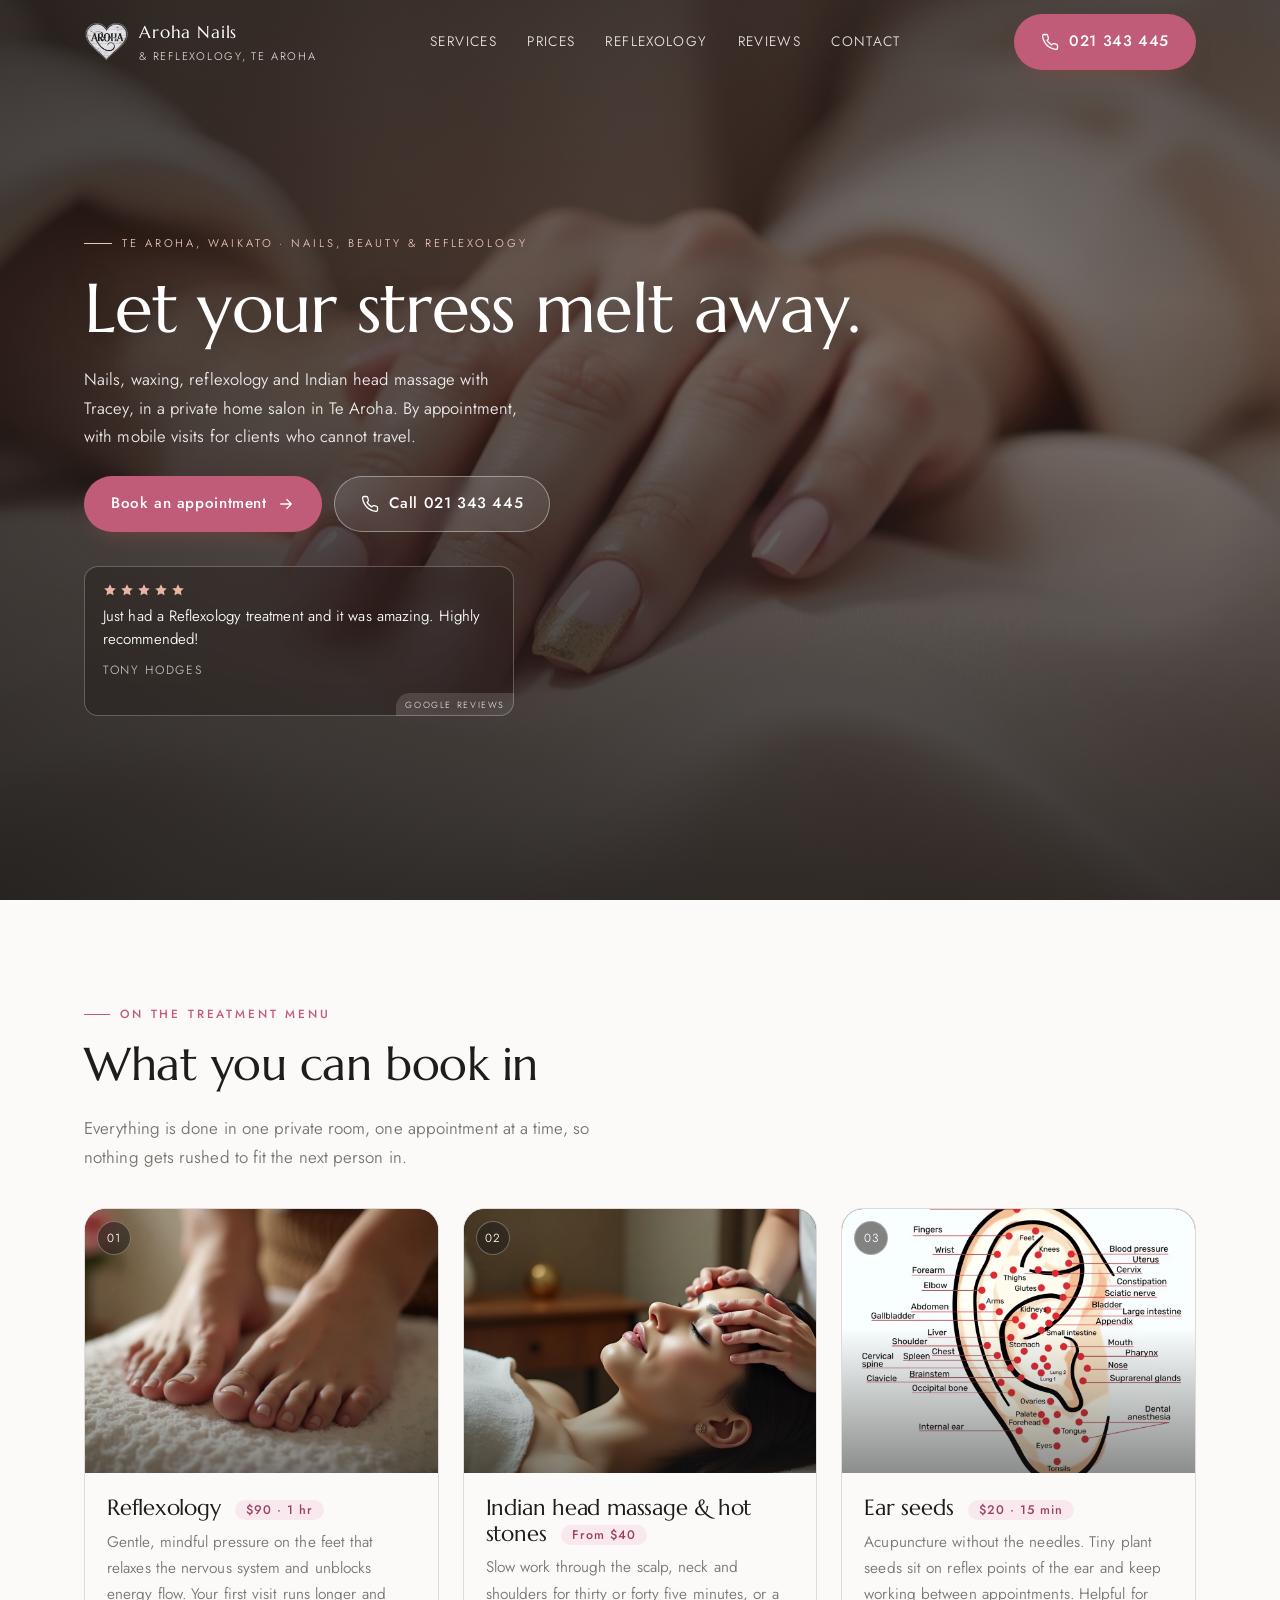
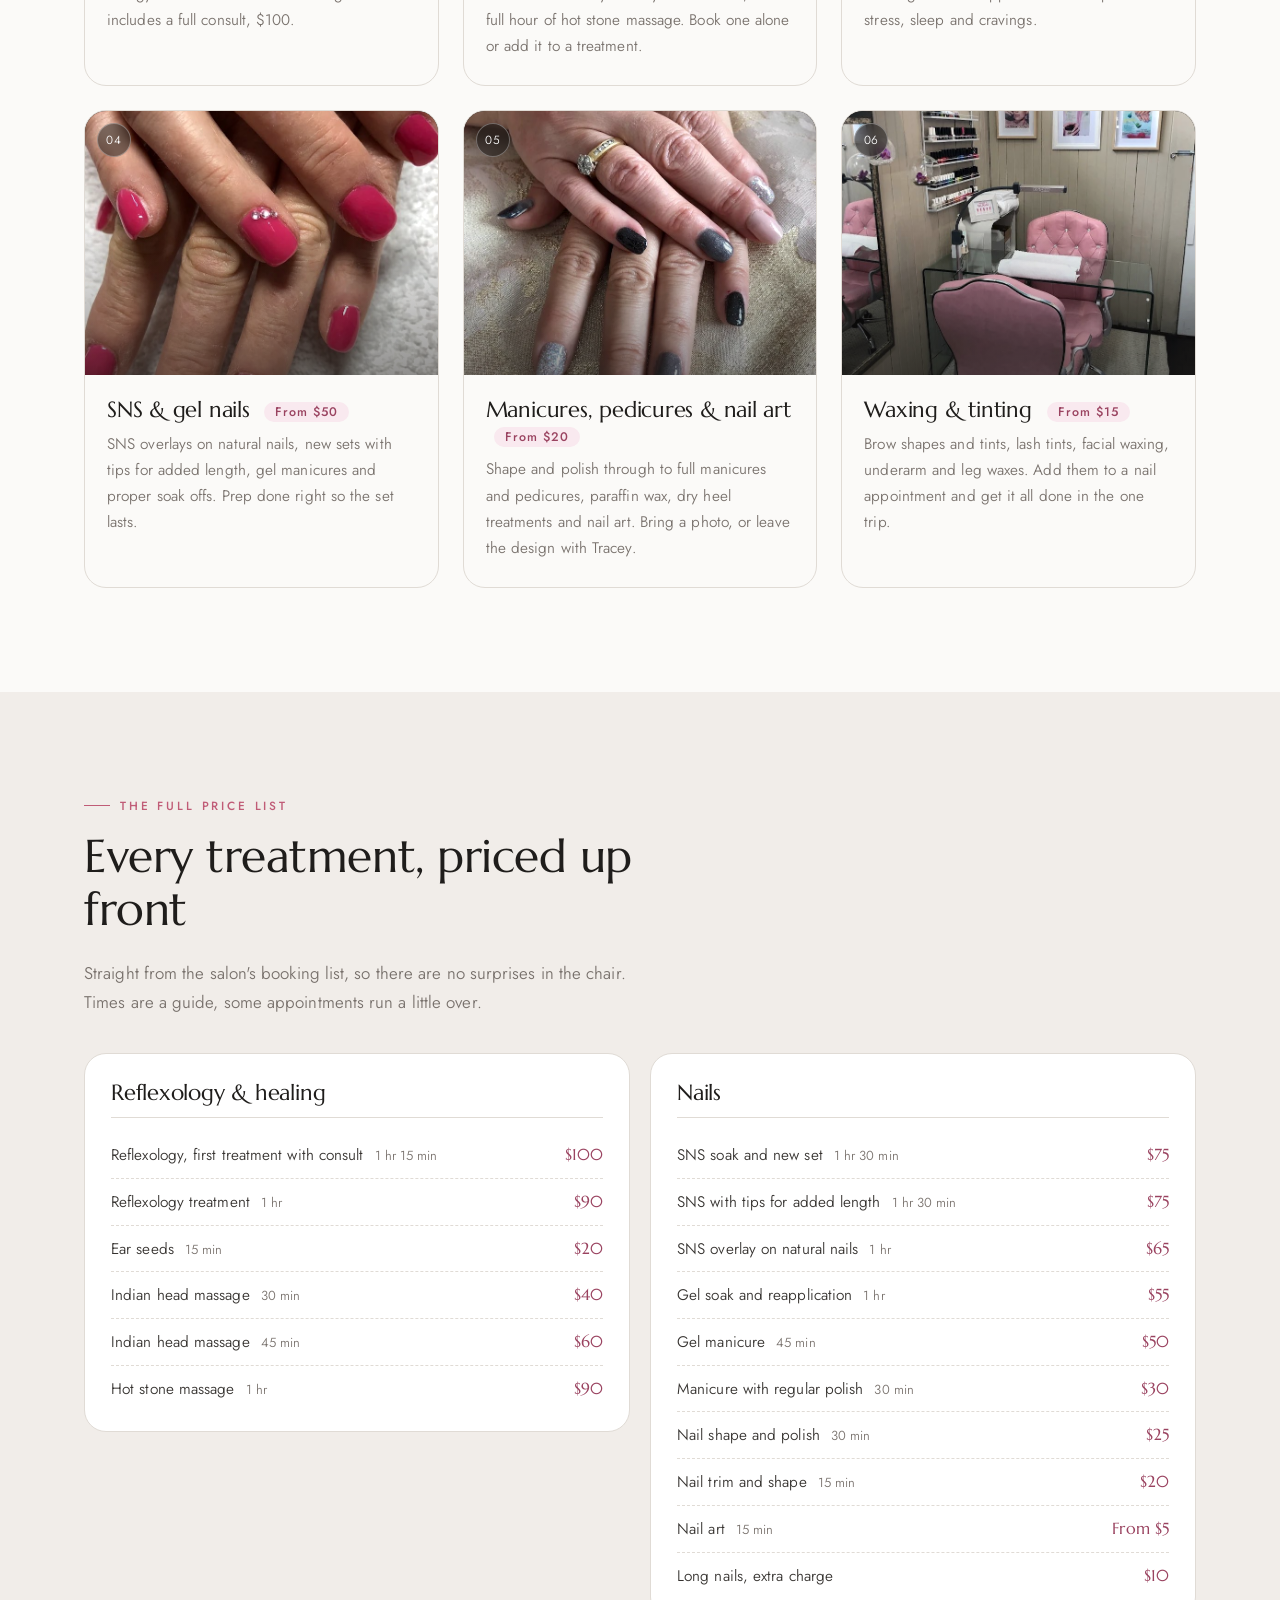
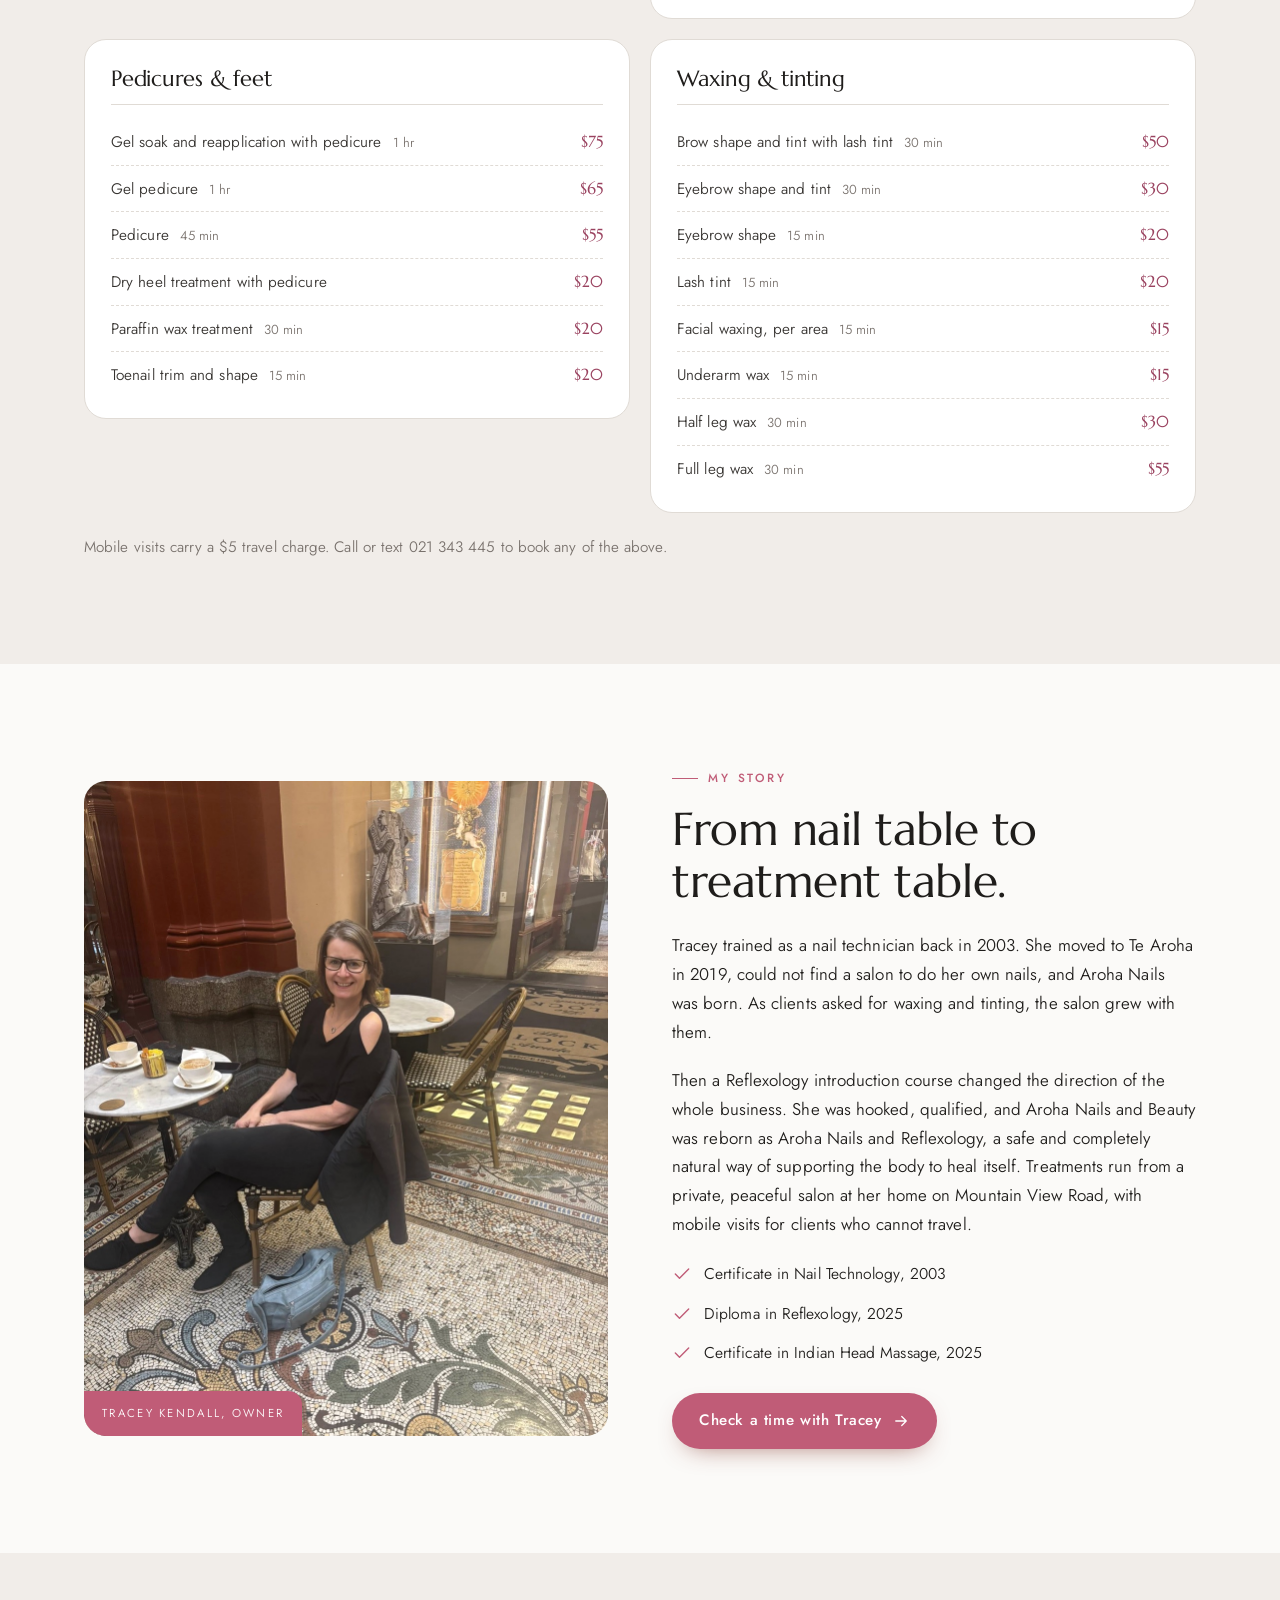
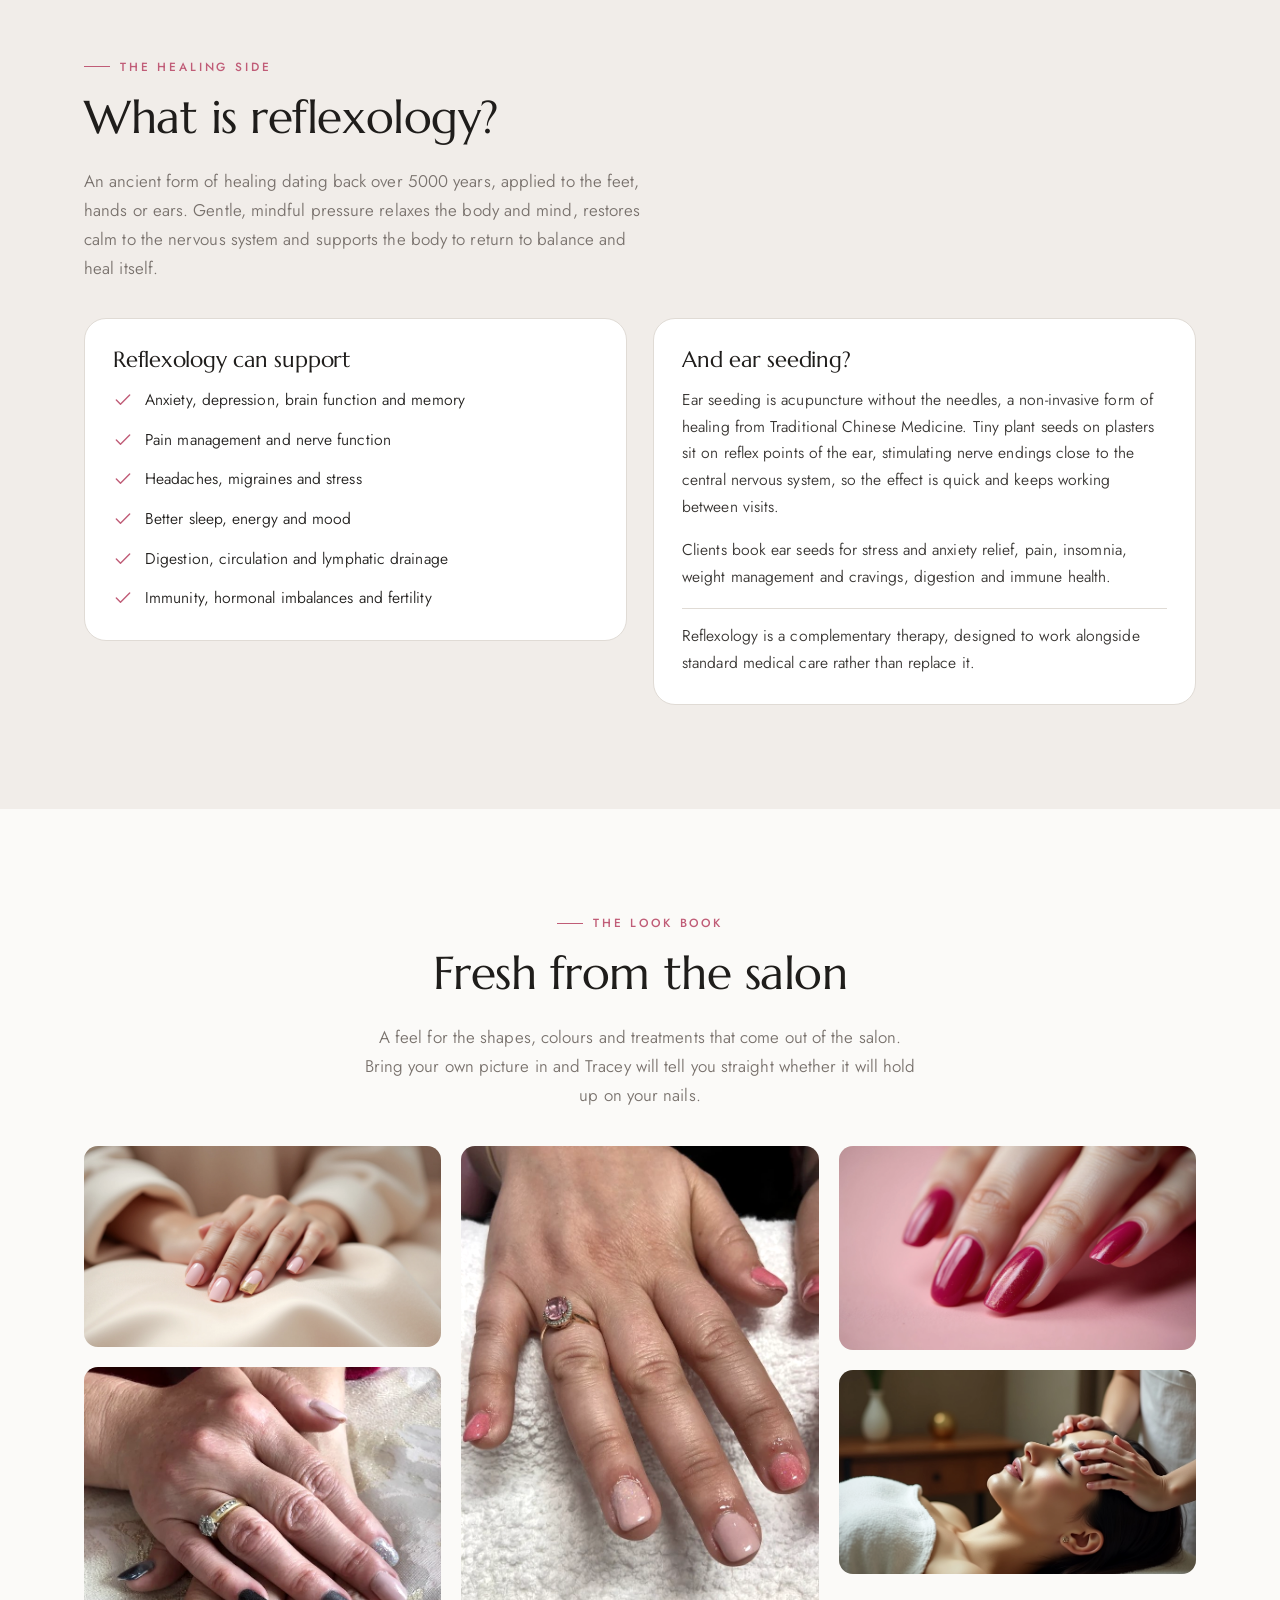
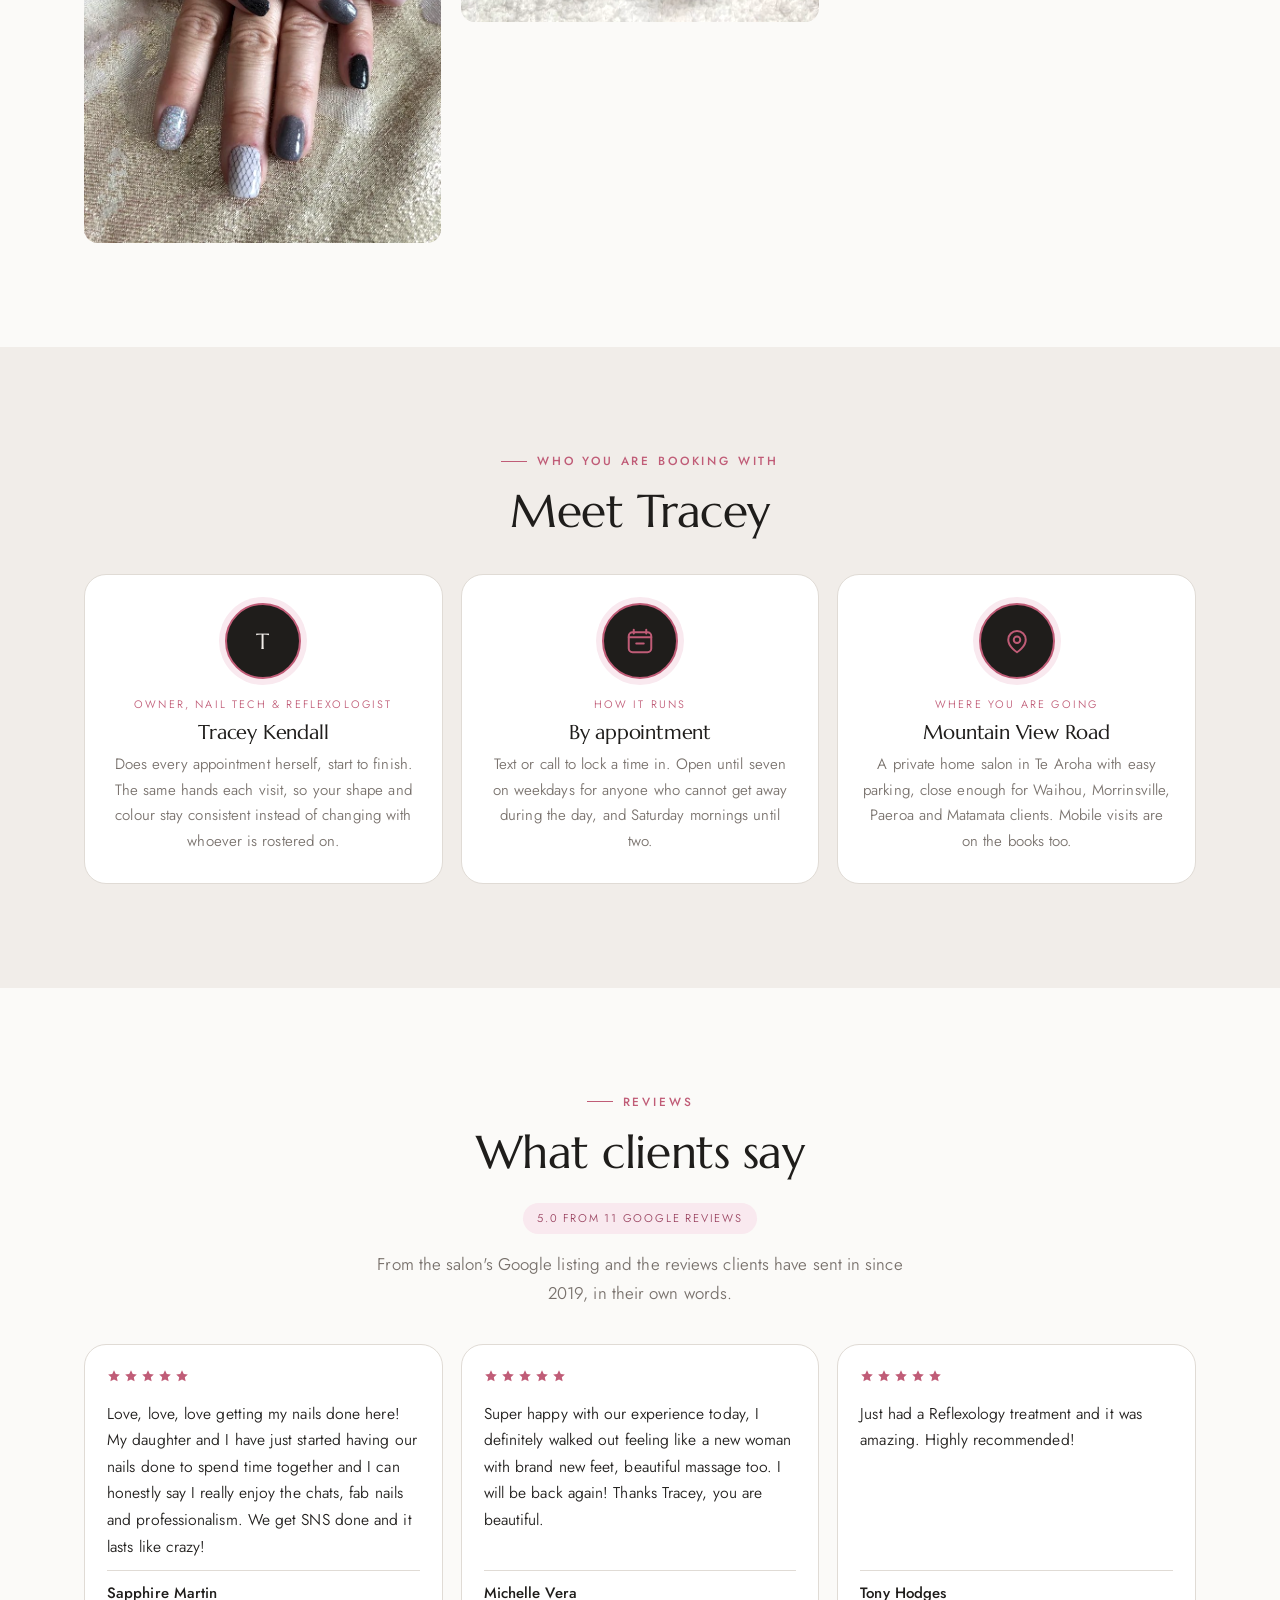
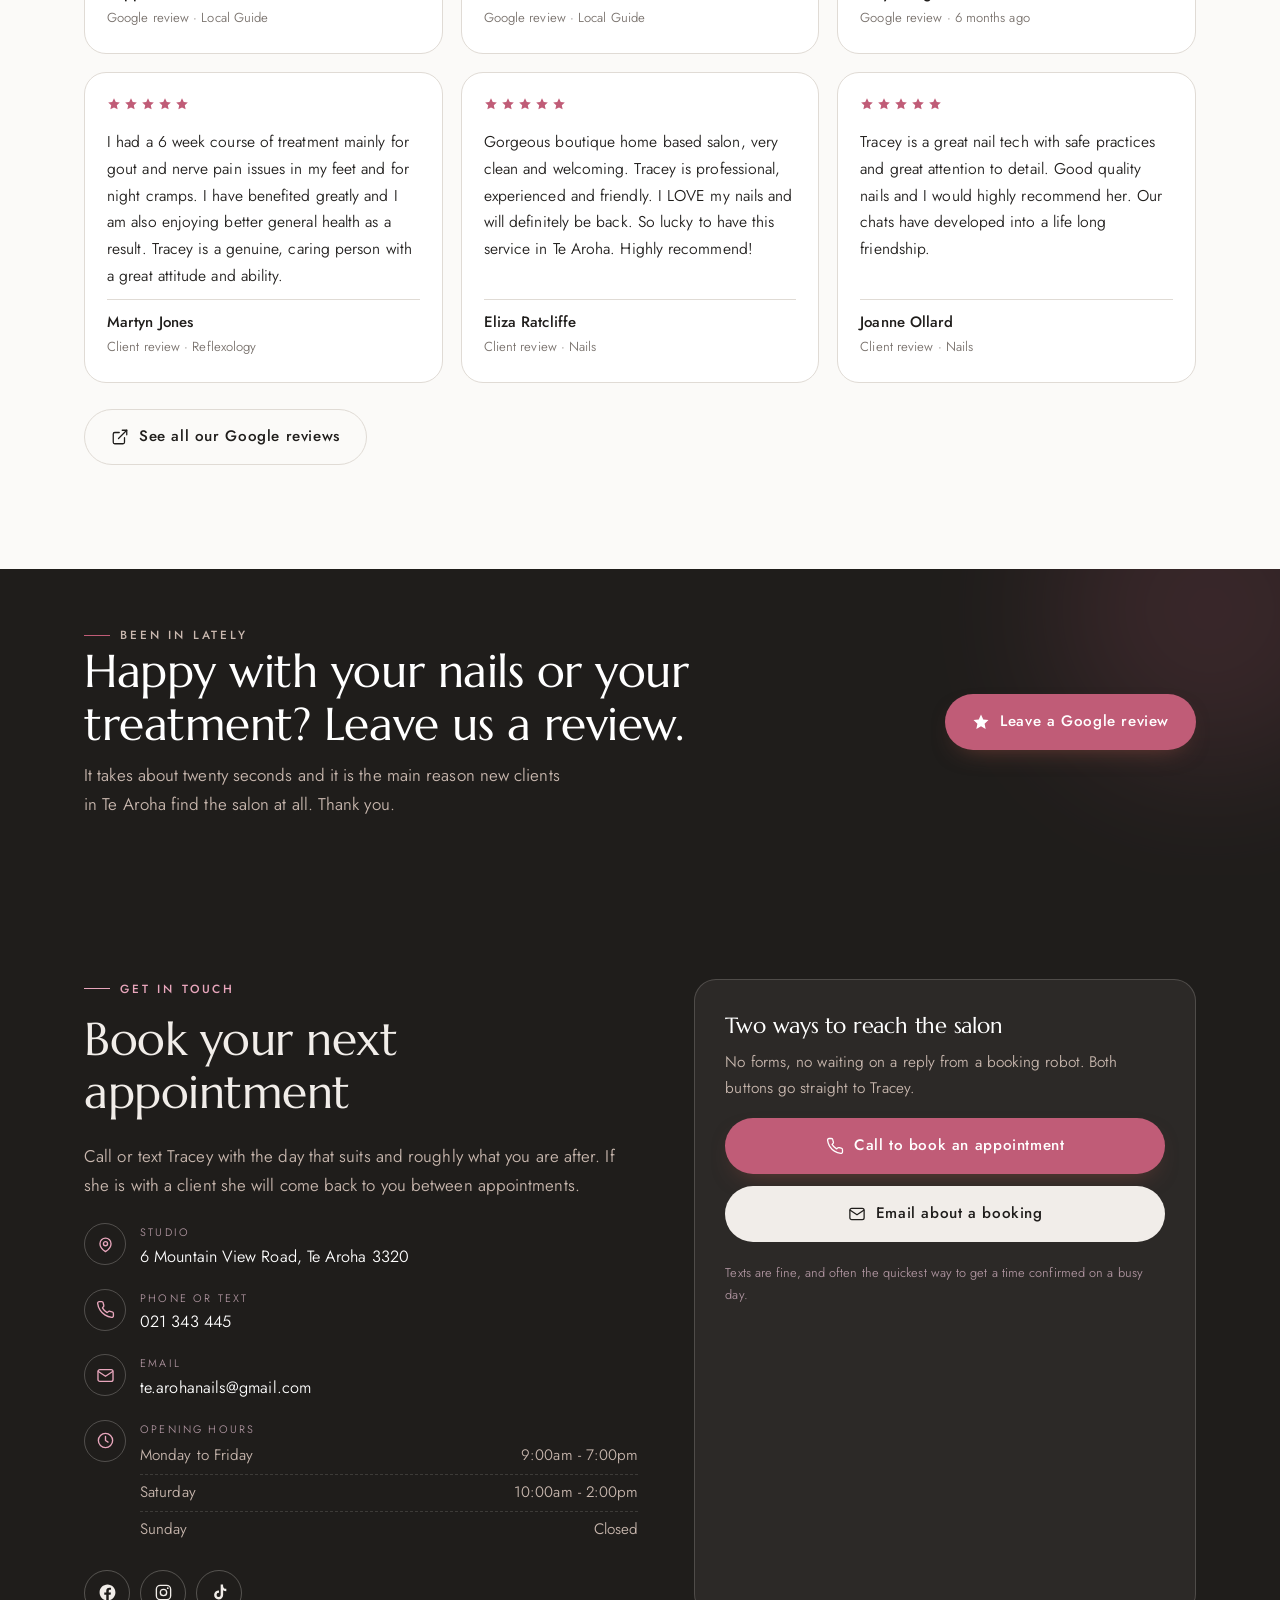
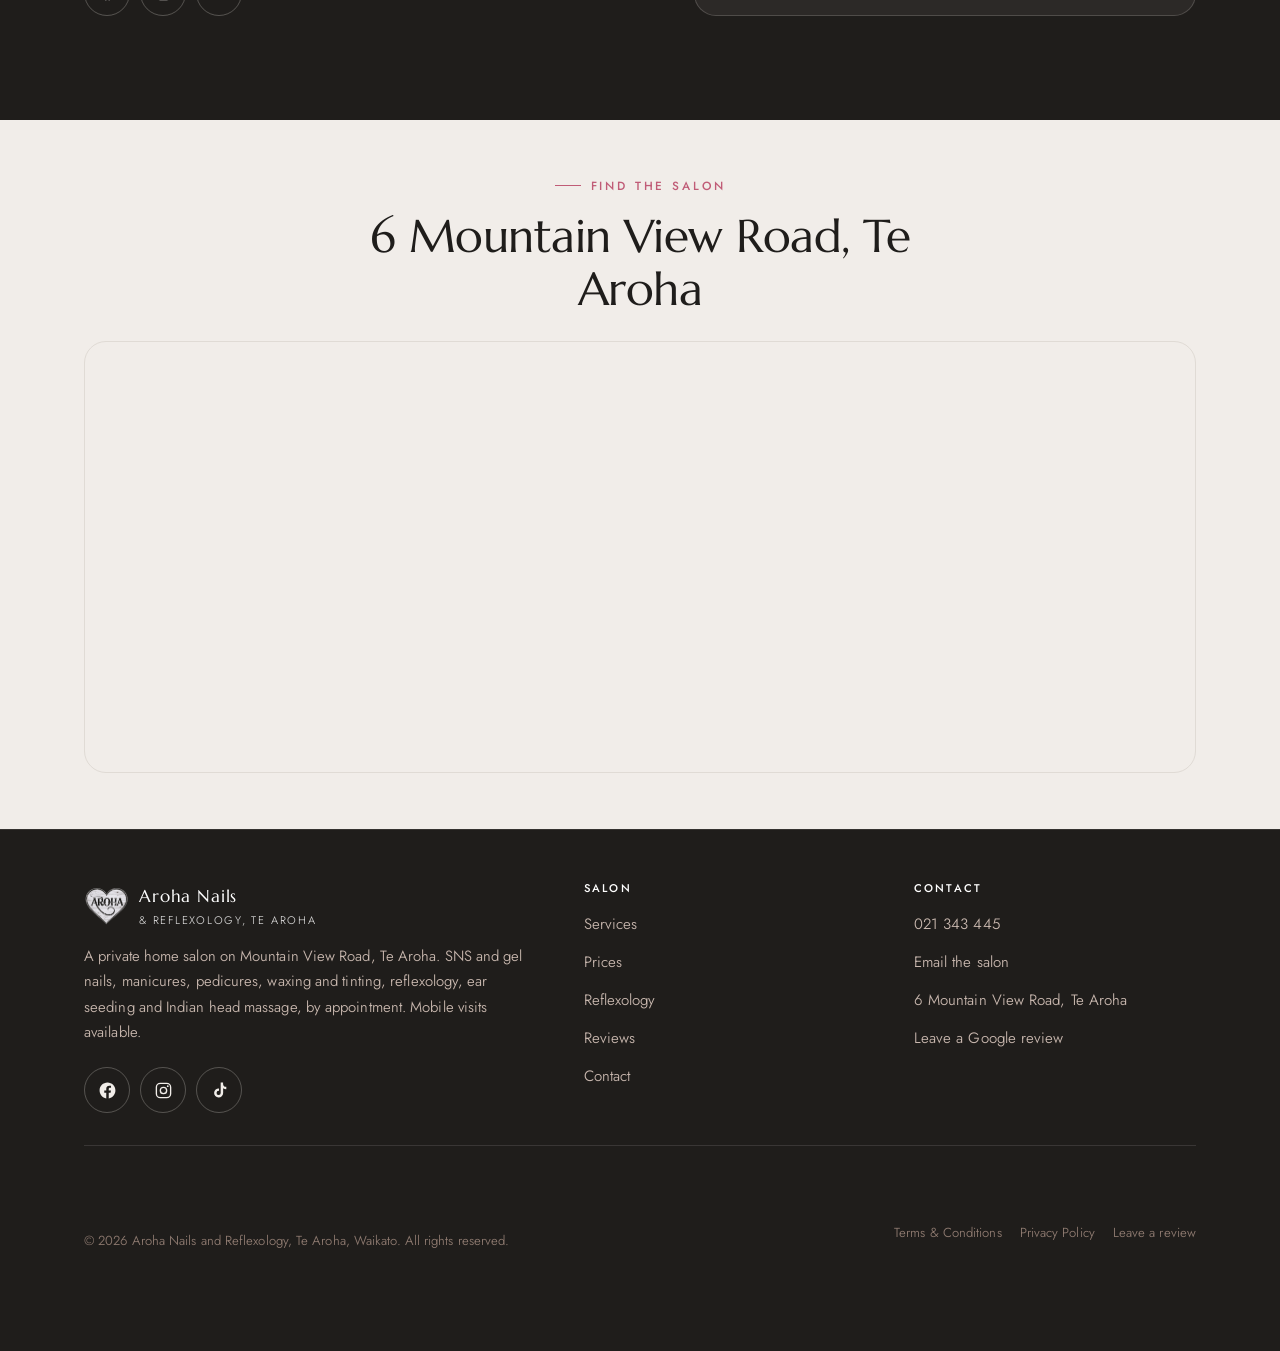
<file: index.html>
<!DOCTYPE html>
<html lang="en-NZ">
<head>
<meta charset="utf-8">
<meta name="viewport" content="width=device-width, initial-scale=1">
<title>Aroha Nails and Reflexology | Te Aroha</title>
<meta name="description" content="Aroha Nails and Reflexology is a private home salon on Mountain View Road, Te Aroha. SNS and gel nails, manicures, pedicures, waxing and tinting, reflexology, ear seeding and Indian head massage, by appointment.">
<link rel="canonical" href="https://aroha-nails-demo.vercel.app/">
<meta property="og:type" content="website">
<meta property="og:title" content="Aroha Nails and Reflexology | Te Aroha">
<meta property="og:description" content="Nails, waxing, reflexology and Indian head massage in a private home salon in Te Aroha. By appointment, with mobile visits for clients who cannot travel.">
<meta property="og:image" content="https://aroha-nails-demo.vercel.app/images/nails-gold.jpg">
<meta name="theme-color" content="#1F1D1B">
<link rel="icon" href="images/favicon.png" type="image/png">
<link rel="preconnect" href="https://fonts.googleapis.com">
<link rel="preconnect" href="https://fonts.gstatic.com" crossorigin>
<link href="https://fonts.googleapis.com/css2?family=Marcellus&family=Jost:wght@300;400;500&display=swap" rel="stylesheet">
<link rel="stylesheet" href="styles.css">
</head>
<body>

<!-- opening animation -->
<div id="intro">
  <img class="intro-logo" src="images/logo.png" alt="Aroha Nails" width="700" height="596">
  <div class="intro-rule"></div>
  <div class="intro-sub">Te Aroha, Waikato</div>
</div>

<!-- nav -->
<header class="nav" id="nav">
  <div class="wrap nav-inner">
    <a class="brand" href="index.html">
      <img class="brand-mark" src="images/logo.png" alt="" width="44" height="37">
      <span>
        <span class="brand-name">Aroha Nails</span>
        <span class="brand-sub">&amp; Reflexology, Te Aroha</span>
      </span>
    </a>
    <nav class="nav-links">
      <a href="#services">Services</a>
      <a href="#prices">Prices</a>
      <a href="#reflexology">Reflexology</a>
      <a href="#reviews">Reviews</a>
      <a href="#contact">Contact</a>
    </nav>
    <a class="btn btn-primary nav-cta" href="tel:+6421343445">
      <svg viewBox="0 0 24 24" fill="none" stroke="currentColor" stroke-width="1.7" stroke-linecap="round" stroke-linejoin="round" aria-hidden="true"><path d="M22 16.9v3a2 2 0 0 1-2.2 2 19.8 19.8 0 0 1-8.6-3.1 19.5 19.5 0 0 1-6-6A19.8 19.8 0 0 1 2.1 4.2 2 2 0 0 1 4.1 2h3a2 2 0 0 1 2 1.7c.1 1 .3 1.9.7 2.8a2 2 0 0 1-.5 2.1L8.1 9.9a16 16 0 0 0 6 6l1.3-1.2a2 2 0 0 1 2.1-.5c.9.4 1.8.6 2.8.7a2 2 0 0 1 1.7 2z"/></svg>
      021 343 445
    </a>
    <button class="burger" id="burger" aria-label="Open menu" aria-expanded="false" aria-controls="mobileMenu">
      <svg class="bars" viewBox="0 0 24 24" fill="none" stroke="currentColor" stroke-width="1.8" stroke-linecap="round" aria-hidden="true"><path d="M3 6h18M3 12h18M3 18h18"/></svg>
      <svg class="x" viewBox="0 0 24 24" fill="none" stroke="currentColor" stroke-width="1.8" stroke-linecap="round" aria-hidden="true"><path d="M6 6l12 12M18 6L6 18"/></svg>
    </button>
  </div>
</header>

<div class="mobile-menu" id="mobileMenu">
  <a class="m-link" href="#services">Services</a>
  <a class="m-link" href="#prices">Prices</a>
  <a class="m-link" href="#reflexology">Reflexology</a>
  <a class="m-link" href="#reviews">Reviews</a>
  <a class="m-link" href="#contact">Contact</a>
  <div class="m-actions">
    <a class="btn btn-primary btn-block" href="tel:+6421343445">
      <svg viewBox="0 0 24 24" fill="none" stroke="currentColor" stroke-width="1.7" stroke-linecap="round" stroke-linejoin="round" aria-hidden="true"><path d="M22 16.9v3a2 2 0 0 1-2.2 2 19.8 19.8 0 0 1-8.6-3.1 19.5 19.5 0 0 1-6-6A19.8 19.8 0 0 1 2.1 4.2 2 2 0 0 1 4.1 2h3a2 2 0 0 1 2 1.7c.1 1 .3 1.9.7 2.8a2 2 0 0 1-.5 2.1L8.1 9.9a16 16 0 0 0 6 6l1.3-1.2a2 2 0 0 1 2.1-.5c.9.4 1.8.6 2.8.7a2 2 0 0 1 1.7 2z"/></svg>
      Call 021 343 445
    </a>
    <a class="btn btn-light btn-block" href="#contact">Book an appointment</a>
  </div>
</div>

<!-- hero -->
<section class="hero" id="top">
  <div class="hero-slides" id="heroSlides">
    <div class="hero-slide active">
      <img src="images/nails-gold.jpg" alt="Soft pink nails with a gold accent nail, done at Aroha Nails and Reflexology" width="1800" height="1013" fetchpriority="high" decoding="async">
    </div>
    <div class="hero-slide">
      <img src="images/nails-magenta.jpg" alt="A glossy magenta set with a fine shimmer accent nail" width="1600" height="914" loading="lazy" decoding="async">
    </div>
    <div class="hero-slide">
      <img src="images/reflexology-feet.jpg" alt="Bare feet resting on a soft towel before a reflexology treatment" width="1600" height="914" loading="lazy" decoding="async">
    </div>
  </div>
  <div class="hero-scrim"></div>

  <div class="wrap hero-inner">
    <p class="hero-eyebrow">Te Aroha, Waikato &middot; Nails, beauty &amp; reflexology</p>
    <h1>Let your stress melt away.</h1>
    <p class="hero-sub">Nails, waxing, reflexology and Indian head massage with Tracey, in a private home salon in Te Aroha. By appointment, with mobile visits for clients who cannot travel.</p>
    <div class="hero-actions">
      <a class="btn btn-primary" href="#contact">
        Book an appointment
        <svg viewBox="0 0 24 24" fill="none" stroke="currentColor" stroke-width="1.7" stroke-linecap="round" stroke-linejoin="round" aria-hidden="true"><path d="M5 12h14M13 6l6 6-6 6"/></svg>
      </a>
      <a class="btn btn-light" href="tel:+6421343445">
        <svg viewBox="0 0 24 24" fill="none" stroke="currentColor" stroke-width="1.7" stroke-linecap="round" stroke-linejoin="round" aria-hidden="true"><path d="M22 16.9v3a2 2 0 0 1-2.2 2 19.8 19.8 0 0 1-8.6-3.1 19.5 19.5 0 0 1-6-6A19.8 19.8 0 0 1 2.1 4.2 2 2 0 0 1 4.1 2h3a2 2 0 0 1 2 1.7c.1 1 .3 1.9.7 2.8a2 2 0 0 1-.5 2.1L8.1 9.9a16 16 0 0 0 6 6l1.3-1.2a2 2 0 0 1 2.1-.5c.9.4 1.8.6 2.8.7a2 2 0 0 1 1.7 2z"/></svg>
        Call 021 343 445
      </a>
    </div>

    <div class="hero-quote" id="heroQuote" aria-live="off"></div>
  </div>
</section>

<!-- services -->
<section class="section" id="services">
  <div class="wrap">
    <div class="sec-head reveal">
      <p class="eyebrow">On the treatment menu</p>
      <h2>What you can book in</h2>
      <p class="lede">Everything is done in one private room, one appointment at a time, so nothing gets rushed to fit the next person in.</p>
    </div>

    <div class="svc-grid">
      <article class="svc reveal">
        <div class="svc-img">
          <span class="svc-num">01</span>
          <img src="images/reflexology-feet.jpg" alt="Bare feet resting on a towel, ready for a reflexology treatment" width="1600" height="914" loading="lazy" decoding="async">
        </div>
        <div class="svc-body">
          <h3>Reflexology <span class="svc-price">$90 &middot; 1 hr</span></h3>
          <p>Gentle, mindful pressure on the feet that relaxes the nervous system and unblocks energy flow. Your first visit runs longer and includes a full consult, $100.</p>
        </div>
      </article>

      <article class="svc reveal">
        <div class="svc-img">
          <span class="svc-num">02</span>
          <img src="images/head-massage.jpg" alt="A client lying back and receiving an Indian head massage" width="1344" height="768" loading="lazy" decoding="async">
        </div>
        <div class="svc-body">
          <h3>Indian head massage &amp; hot stones <span class="svc-price">From $40</span></h3>
          <p>Slow work through the scalp, neck and shoulders for thirty or forty five minutes, or a full hour of hot stone massage. Book one alone or add it to a treatment.</p>
        </div>
      </article>

      <article class="svc reveal">
        <div class="svc-img">
          <span class="svc-num">03</span>
          <img src="images/ear-chart.jpg" alt="Chart of the reflex points on the ear used for ear seeding" width="1063" height="974" loading="lazy" decoding="async">
        </div>
        <div class="svc-body">
          <h3>Ear seeds <span class="svc-price">$20 &middot; 15 min</span></h3>
          <p>Acupuncture without the needles. Tiny plant seeds sit on reflex points of the ear and keep working between appointments. Helpful for stress, sleep and cravings.</p>
        </div>
      </article>

      <article class="svc reveal">
        <div class="svc-img">
          <span class="svc-num">04</span>
          <img src="images/nails-pink.jpg" alt="A fresh set of bright pink gel nails finished with gem detail" width="765" height="1020" loading="lazy" decoding="async">
        </div>
        <div class="svc-body">
          <h3>SNS &amp; gel nails <span class="svc-price">From $50</span></h3>
          <p>SNS overlays on natural nails, new sets with tips for added length, gel manicures and proper soak offs. Prep done right so the set lasts.</p>
        </div>
      </article>

      <article class="svc reveal">
        <div class="svc-img">
          <span class="svc-num">05</span>
          <img src="images/nails-grey.jpg" alt="A grey and silver glitter set with snakeskin detail, done in the salon" width="900" height="675" loading="lazy" decoding="async">
        </div>
        <div class="svc-body">
          <h3>Manicures, pedicures &amp; nail art <span class="svc-price">From $20</span></h3>
          <p>Shape and polish through to full manicures and pedicures, paraffin wax, dry heel treatments and nail art. Bring a photo, or leave the design with Tracey.</p>
        </div>
      </article>

      <article class="svc reveal">
        <div class="svc-img">
          <span class="svc-num">06</span>
          <img src="images/studio.jpg" alt="The private salon at Aroha Nails and Reflexology, with its pink client chairs and polish wall" width="765" height="1020" loading="lazy" decoding="async">
        </div>
        <div class="svc-body">
          <h3>Waxing &amp; tinting <span class="svc-price">From $15</span></h3>
          <p>Brow shapes and tints, lash tints, facial waxing, underarm and leg waxes. Add them to a nail appointment and get it all done in the one trip.</p>
        </div>
      </article>
    </div>
  </div>
</section>

<!-- price list -->
<section class="section bone" id="prices">
  <div class="wrap">
    <div class="sec-head reveal">
      <p class="eyebrow">The full price list</p>
      <h2>Every treatment, priced up front</h2>
      <p class="lede">Straight from the salon's booking list, so there are no surprises in the chair. Times are a guide, some appointments run a little over.</p>
    </div>

    <div class="price-grid reveal">
      <div class="price-group">
        <h3>Reflexology &amp; healing</h3>
        <ul>
          <li><span class="p-name">Reflexology, first treatment with consult <em>1 hr 15 min</em></span><span class="p-cost">$100</span></li>
          <li><span class="p-name">Reflexology treatment <em>1 hr</em></span><span class="p-cost">$90</span></li>
          <li><span class="p-name">Ear seeds <em>15 min</em></span><span class="p-cost">$20</span></li>
          <li><span class="p-name">Indian head massage <em>30 min</em></span><span class="p-cost">$40</span></li>
          <li><span class="p-name">Indian head massage <em>45 min</em></span><span class="p-cost">$60</span></li>
          <li><span class="p-name">Hot stone massage <em>1 hr</em></span><span class="p-cost">$90</span></li>
        </ul>
      </div>

      <div class="price-group">
        <h3>Nails</h3>
        <ul>
          <li><span class="p-name">SNS soak and new set <em>1 hr 30 min</em></span><span class="p-cost">$75</span></li>
          <li><span class="p-name">SNS with tips for added length <em>1 hr 30 min</em></span><span class="p-cost">$75</span></li>
          <li><span class="p-name">SNS overlay on natural nails <em>1 hr</em></span><span class="p-cost">$65</span></li>
          <li><span class="p-name">Gel soak and reapplication <em>1 hr</em></span><span class="p-cost">$55</span></li>
          <li><span class="p-name">Gel manicure <em>45 min</em></span><span class="p-cost">$50</span></li>
          <li><span class="p-name">Manicure with regular polish <em>30 min</em></span><span class="p-cost">$30</span></li>
          <li><span class="p-name">Nail shape and polish <em>30 min</em></span><span class="p-cost">$25</span></li>
          <li><span class="p-name">Nail trim and shape <em>15 min</em></span><span class="p-cost">$20</span></li>
          <li><span class="p-name">Nail art <em>15 min</em></span><span class="p-cost">From $5</span></li>
          <li><span class="p-name">Long nails, extra charge</span><span class="p-cost">$10</span></li>
        </ul>
      </div>

      <div class="price-group">
        <h3>Pedicures &amp; feet</h3>
        <ul>
          <li><span class="p-name">Gel soak and reapplication with pedicure <em>1 hr</em></span><span class="p-cost">$75</span></li>
          <li><span class="p-name">Gel pedicure <em>1 hr</em></span><span class="p-cost">$65</span></li>
          <li><span class="p-name">Pedicure <em>45 min</em></span><span class="p-cost">$55</span></li>
          <li><span class="p-name">Dry heel treatment with pedicure</span><span class="p-cost">$20</span></li>
          <li><span class="p-name">Paraffin wax treatment <em>30 min</em></span><span class="p-cost">$20</span></li>
          <li><span class="p-name">Toenail trim and shape <em>15 min</em></span><span class="p-cost">$20</span></li>
        </ul>
      </div>

      <div class="price-group">
        <h3>Waxing &amp; tinting</h3>
        <ul>
          <li><span class="p-name">Brow shape and tint with lash tint <em>30 min</em></span><span class="p-cost">$50</span></li>
          <li><span class="p-name">Eyebrow shape and tint <em>30 min</em></span><span class="p-cost">$30</span></li>
          <li><span class="p-name">Eyebrow shape <em>15 min</em></span><span class="p-cost">$20</span></li>
          <li><span class="p-name">Lash tint <em>15 min</em></span><span class="p-cost">$20</span></li>
          <li><span class="p-name">Facial waxing, per area <em>15 min</em></span><span class="p-cost">$15</span></li>
          <li><span class="p-name">Underarm wax <em>15 min</em></span><span class="p-cost">$15</span></li>
          <li><span class="p-name">Half leg wax <em>30 min</em></span><span class="p-cost">$30</span></li>
          <li><span class="p-name">Full leg wax <em>30 min</em></span><span class="p-cost">$55</span></li>
        </ul>
      </div>
    </div>

    <p class="price-note reveal">Mobile visits carry a $5 travel charge. Call or text 021 343 445 to book any of the above.</p>
  </div>
</section>

<!-- about -->
<section class="section" id="studio">
  <div class="wrap">
    <div class="about-grid">
      <div class="about-media reveal">
        <img src="images/tracey.jpg" alt="Tracey Kendall, owner of Aroha Nails and Reflexology" width="1050" height="1400" loading="lazy" decoding="async">
        <span class="corner-tag">Tracey Kendall, owner</span>
      </div>
      <div class="reveal">
        <p class="eyebrow">My story</p>
        <h2>From nail table to treatment table.</h2>
        <p>Tracey trained as a nail technician back in 2003. She moved to Te Aroha in 2019, could not find a salon to do her own nails, and Aroha Nails was born. As clients asked for waxing and tinting, the salon grew with them.</p>
        <p>Then a Reflexology introduction course changed the direction of the whole business. She was hooked, qualified, and Aroha Nails and Beauty was reborn as Aroha Nails and Reflexology, a safe and completely natural way of supporting the body to heal itself. Treatments run from a private, peaceful salon at her home on Mountain View Road, with mobile visits for clients who cannot travel.</p>
        <ul class="checks">
          <li>
            <svg viewBox="0 0 24 24" fill="none" stroke="currentColor" stroke-width="1.7" stroke-linecap="round" stroke-linejoin="round" aria-hidden="true"><path d="M20 6L9 17l-5-5"/></svg>
            <span>Certificate in Nail Technology, 2003</span>
          </li>
          <li>
            <svg viewBox="0 0 24 24" fill="none" stroke="currentColor" stroke-width="1.7" stroke-linecap="round" stroke-linejoin="round" aria-hidden="true"><path d="M20 6L9 17l-5-5"/></svg>
            <span>Diploma in Reflexology, 2025</span>
          </li>
          <li>
            <svg viewBox="0 0 24 24" fill="none" stroke="currentColor" stroke-width="1.7" stroke-linecap="round" stroke-linejoin="round" aria-hidden="true"><path d="M20 6L9 17l-5-5"/></svg>
            <span>Certificate in Indian Head Massage, 2025</span>
          </li>
        </ul>
        <a class="btn btn-primary" href="#contact">
          Check a time with Tracey
          <svg viewBox="0 0 24 24" fill="none" stroke="currentColor" stroke-width="1.7" stroke-linecap="round" stroke-linejoin="round" aria-hidden="true"><path d="M5 12h14M13 6l6 6-6 6"/></svg>
        </a>
      </div>
    </div>
  </div>
</section>

<!-- reflexology -->
<section class="section bone" id="reflexology">
  <div class="wrap">
    <div class="sec-head reveal">
      <p class="eyebrow">The healing side</p>
      <h2>What is reflexology?</h2>
      <p class="lede">An ancient form of healing dating back over 5000 years, applied to the feet, hands or ears. Gentle, mindful pressure relaxes the body and mind, restores calm to the nervous system and supports the body to return to balance and heal itself.</p>
    </div>

    <div class="reflex-grid">
      <div class="reflex-col reveal">
        <h3>Reflexology can support</h3>
        <ul class="checks">
          <li><svg viewBox="0 0 24 24" fill="none" stroke="currentColor" stroke-width="1.7" stroke-linecap="round" stroke-linejoin="round" aria-hidden="true"><path d="M20 6L9 17l-5-5"/></svg><span>Anxiety, depression, brain function and memory</span></li>
          <li><svg viewBox="0 0 24 24" fill="none" stroke="currentColor" stroke-width="1.7" stroke-linecap="round" stroke-linejoin="round" aria-hidden="true"><path d="M20 6L9 17l-5-5"/></svg><span>Pain management and nerve function</span></li>
          <li><svg viewBox="0 0 24 24" fill="none" stroke="currentColor" stroke-width="1.7" stroke-linecap="round" stroke-linejoin="round" aria-hidden="true"><path d="M20 6L9 17l-5-5"/></svg><span>Headaches, migraines and stress</span></li>
          <li><svg viewBox="0 0 24 24" fill="none" stroke="currentColor" stroke-width="1.7" stroke-linecap="round" stroke-linejoin="round" aria-hidden="true"><path d="M20 6L9 17l-5-5"/></svg><span>Better sleep, energy and mood</span></li>
          <li><svg viewBox="0 0 24 24" fill="none" stroke="currentColor" stroke-width="1.7" stroke-linecap="round" stroke-linejoin="round" aria-hidden="true"><path d="M20 6L9 17l-5-5"/></svg><span>Digestion, circulation and lymphatic drainage</span></li>
          <li><svg viewBox="0 0 24 24" fill="none" stroke="currentColor" stroke-width="1.7" stroke-linecap="round" stroke-linejoin="round" aria-hidden="true"><path d="M20 6L9 17l-5-5"/></svg><span>Immunity, hormonal imbalances and fertility</span></li>
        </ul>
      </div>
      <div class="reflex-col reveal">
        <h3>And ear seeding?</h3>
        <p>Ear seeding is acupuncture without the needles, a non-invasive form of healing from Traditional Chinese Medicine. Tiny plant seeds on plasters sit on reflex points of the ear, stimulating nerve endings close to the central nervous system, so the effect is quick and keeps working between visits.</p>
        <p>Clients book ear seeds for stress and anxiety relief, pain, insomnia, weight management and cravings, digestion and immune health.</p>
        <p class="reflex-note">Reflexology is a complementary therapy, designed to work alongside standard medical care rather than replace it.</p>
      </div>
    </div>
  </div>
</section>

<!-- gallery -->
<section class="section" id="gallery">
  <div class="wrap">
    <div class="sec-head center reveal">
      <p class="eyebrow center">The look book</p>
      <h2>Fresh from the salon</h2>
      <p class="lede" style="margin:0 auto;">A feel for the shapes, colours and treatments that come out of the salon. Bring your own picture in and Tracey will tell you straight whether it will hold up on your nails.</p>
    </div>
    <div class="masonry reveal">
      <figure><img src="images/nails-gold.jpg" alt="Soft pink nails with a single gold accent nail" loading="lazy" decoding="async"></figure>
      <figure><img src="images/nails-grey.jpg" alt="A grey and silver glitter set with snakeskin detail, done in the salon" loading="lazy" decoding="async"></figure>
      <figure><img src="images/nails-blush.jpg" alt="Soft blush and coral glitter nails from a mother and daughter visit" loading="lazy" decoding="async"></figure>
      <figure><img src="images/nails-magenta.jpg" alt="A glossy magenta set with a fine shimmer accent nail" loading="lazy" decoding="async"></figure>
      <figure><img src="images/head-massage.jpg" alt="An Indian head massage under way in the treatment room" loading="lazy" decoding="async"></figure>
    </div>
  </div>
</section>

<!-- team -->
<section class="section bone" id="team">
  <div class="wrap">
    <div class="sec-head center reveal">
      <p class="eyebrow center">Who you are booking with</p>
      <h2>Meet Tracey</h2>
    </div>
    <div class="team-grid">
      <article class="person reveal">
        <div class="avatar">T</div>
        <p class="role">Owner, nail tech &amp; reflexologist</p>
        <h3>Tracey Kendall</h3>
        <p>Does every appointment herself, start to finish. The same hands each visit, so your shape and colour stay consistent instead of changing with whoever is rostered on.</p>
      </article>
      <article class="person reveal">
        <div class="avatar icon">
          <svg viewBox="0 0 24 24" fill="none" stroke="currentColor" stroke-width="1.6" stroke-linecap="round" stroke-linejoin="round" aria-hidden="true"><path d="M3 9h18M7 3v3M17 3v3"/><rect x="3" y="5" width="18" height="16" rx="3"/><path d="M9 14h6"/></svg>
        </div>
        <p class="role">How it runs</p>
        <h3>By appointment</h3>
        <p>Text or call to lock a time in. Open until seven on weekdays for anyone who cannot get away during the day, and Saturday mornings until two.</p>
      </article>
      <article class="person reveal">
        <div class="avatar icon">
          <svg viewBox="0 0 24 24" fill="none" stroke="currentColor" stroke-width="1.6" stroke-linecap="round" stroke-linejoin="round" aria-hidden="true"><path d="M12 21s-7-4.4-7-10a7 7 0 0 1 14 0c0 5.6-7 10-7 10z"/><circle cx="12" cy="11" r="2.6"/></svg>
        </div>
        <p class="role">Where you are going</p>
        <h3>Mountain View Road</h3>
        <p>A private home salon in Te Aroha with easy parking, close enough for Waihou, Morrinsville, Paeroa and Matamata clients. Mobile visits are on the books too.</p>
      </article>
    </div>
  </div>
</section>

<!-- reviews -->
<section class="section" id="reviews">
  <div class="wrap">
    <div class="sec-head center reveal">
      <p class="eyebrow center">Reviews</p>
      <h2>What clients say</h2>
      <span class="badge">5.0 from 11 Google reviews</span>
      <p class="lede" style="margin:0 auto;">From the salon's Google listing and the reviews clients have sent in since 2019, in their own words.</p>
    </div>

    <div class="rev-grid">
      <article class="rev reveal">
        <div class="stars" aria-label="5 out of 5 stars">
          <svg viewBox="0 0 24 24" fill="currentColor" aria-hidden="true"><path d="M12 2l3 6.6 7 .8-5.2 4.8 1.4 7L12 17.8 5.8 21.2l1.4-7L2 9.4l7-.8z"/></svg>
          <svg viewBox="0 0 24 24" fill="currentColor" aria-hidden="true"><path d="M12 2l3 6.6 7 .8-5.2 4.8 1.4 7L12 17.8 5.8 21.2l1.4-7L2 9.4l7-.8z"/></svg>
          <svg viewBox="0 0 24 24" fill="currentColor" aria-hidden="true"><path d="M12 2l3 6.6 7 .8-5.2 4.8 1.4 7L12 17.8 5.8 21.2l1.4-7L2 9.4l7-.8z"/></svg>
          <svg viewBox="0 0 24 24" fill="currentColor" aria-hidden="true"><path d="M12 2l3 6.6 7 .8-5.2 4.8 1.4 7L12 17.8 5.8 21.2l1.4-7L2 9.4l7-.8z"/></svg>
          <svg viewBox="0 0 24 24" fill="currentColor" aria-hidden="true"><path d="M12 2l3 6.6 7 .8-5.2 4.8 1.4 7L12 17.8 5.8 21.2l1.4-7L2 9.4l7-.8z"/></svg>
        </div>
        <p>Love, love, love getting my nails done here! My daughter and I have just started having our nails done to spend time together and I can honestly say I really enjoy the chats, fab nails and professionalism. We get SNS done and it lasts like crazy!</p>
        <div class="meta"><strong>Sapphire Martin</strong>Google review &middot; Local Guide</div>
      </article>

      <article class="rev reveal">
        <div class="stars" aria-label="5 out of 5 stars">
          <svg viewBox="0 0 24 24" fill="currentColor" aria-hidden="true"><path d="M12 2l3 6.6 7 .8-5.2 4.8 1.4 7L12 17.8 5.8 21.2l1.4-7L2 9.4l7-.8z"/></svg>
          <svg viewBox="0 0 24 24" fill="currentColor" aria-hidden="true"><path d="M12 2l3 6.6 7 .8-5.2 4.8 1.4 7L12 17.8 5.8 21.2l1.4-7L2 9.4l7-.8z"/></svg>
          <svg viewBox="0 0 24 24" fill="currentColor" aria-hidden="true"><path d="M12 2l3 6.6 7 .8-5.2 4.8 1.4 7L12 17.8 5.8 21.2l1.4-7L2 9.4l7-.8z"/></svg>
          <svg viewBox="0 0 24 24" fill="currentColor" aria-hidden="true"><path d="M12 2l3 6.6 7 .8-5.2 4.8 1.4 7L12 17.8 5.8 21.2l1.4-7L2 9.4l7-.8z"/></svg>
          <svg viewBox="0 0 24 24" fill="currentColor" aria-hidden="true"><path d="M12 2l3 6.6 7 .8-5.2 4.8 1.4 7L12 17.8 5.8 21.2l1.4-7L2 9.4l7-.8z"/></svg>
        </div>
        <p>Super happy with our experience today, I definitely walked out feeling like a new woman with brand new feet, beautiful massage too. I will be back again! Thanks Tracey, you are beautiful.</p>
        <div class="meta"><strong>Michelle Vera</strong>Google review &middot; Local Guide</div>
      </article>

      <article class="rev reveal">
        <div class="stars" aria-label="5 out of 5 stars">
          <svg viewBox="0 0 24 24" fill="currentColor" aria-hidden="true"><path d="M12 2l3 6.6 7 .8-5.2 4.8 1.4 7L12 17.8 5.8 21.2l1.4-7L2 9.4l7-.8z"/></svg>
          <svg viewBox="0 0 24 24" fill="currentColor" aria-hidden="true"><path d="M12 2l3 6.6 7 .8-5.2 4.8 1.4 7L12 17.8 5.8 21.2l1.4-7L2 9.4l7-.8z"/></svg>
          <svg viewBox="0 0 24 24" fill="currentColor" aria-hidden="true"><path d="M12 2l3 6.6 7 .8-5.2 4.8 1.4 7L12 17.8 5.8 21.2l1.4-7L2 9.4l7-.8z"/></svg>
          <svg viewBox="0 0 24 24" fill="currentColor" aria-hidden="true"><path d="M12 2l3 6.6 7 .8-5.2 4.8 1.4 7L12 17.8 5.8 21.2l1.4-7L2 9.4l7-.8z"/></svg>
          <svg viewBox="0 0 24 24" fill="currentColor" aria-hidden="true"><path d="M12 2l3 6.6 7 .8-5.2 4.8 1.4 7L12 17.8 5.8 21.2l1.4-7L2 9.4l7-.8z"/></svg>
        </div>
        <p>Just had a Reflexology treatment and it was amazing. Highly recommended!</p>
        <div class="meta"><strong>Tony Hodges</strong>Google review &middot; 6 months ago</div>
      </article>

      <article class="rev reveal">
        <div class="stars" aria-label="5 out of 5 stars">
          <svg viewBox="0 0 24 24" fill="currentColor" aria-hidden="true"><path d="M12 2l3 6.6 7 .8-5.2 4.8 1.4 7L12 17.8 5.8 21.2l1.4-7L2 9.4l7-.8z"/></svg>
          <svg viewBox="0 0 24 24" fill="currentColor" aria-hidden="true"><path d="M12 2l3 6.6 7 .8-5.2 4.8 1.4 7L12 17.8 5.8 21.2l1.4-7L2 9.4l7-.8z"/></svg>
          <svg viewBox="0 0 24 24" fill="currentColor" aria-hidden="true"><path d="M12 2l3 6.6 7 .8-5.2 4.8 1.4 7L12 17.8 5.8 21.2l1.4-7L2 9.4l7-.8z"/></svg>
          <svg viewBox="0 0 24 24" fill="currentColor" aria-hidden="true"><path d="M12 2l3 6.6 7 .8-5.2 4.8 1.4 7L12 17.8 5.8 21.2l1.4-7L2 9.4l7-.8z"/></svg>
          <svg viewBox="0 0 24 24" fill="currentColor" aria-hidden="true"><path d="M12 2l3 6.6 7 .8-5.2 4.8 1.4 7L12 17.8 5.8 21.2l1.4-7L2 9.4l7-.8z"/></svg>
        </div>
        <p>I had a 6 week course of treatment mainly for gout and nerve pain issues in my feet and for night cramps. I have benefited greatly and I am also enjoying better general health as a result. Tracey is a genuine, caring person with a great attitude and ability.</p>
        <div class="meta"><strong>Martyn Jones</strong>Client review &middot; Reflexology</div>
      </article>

      <article class="rev reveal">
        <div class="stars" aria-label="5 out of 5 stars">
          <svg viewBox="0 0 24 24" fill="currentColor" aria-hidden="true"><path d="M12 2l3 6.6 7 .8-5.2 4.8 1.4 7L12 17.8 5.8 21.2l1.4-7L2 9.4l7-.8z"/></svg>
          <svg viewBox="0 0 24 24" fill="currentColor" aria-hidden="true"><path d="M12 2l3 6.6 7 .8-5.2 4.8 1.4 7L12 17.8 5.8 21.2l1.4-7L2 9.4l7-.8z"/></svg>
          <svg viewBox="0 0 24 24" fill="currentColor" aria-hidden="true"><path d="M12 2l3 6.6 7 .8-5.2 4.8 1.4 7L12 17.8 5.8 21.2l1.4-7L2 9.4l7-.8z"/></svg>
          <svg viewBox="0 0 24 24" fill="currentColor" aria-hidden="true"><path d="M12 2l3 6.6 7 .8-5.2 4.8 1.4 7L12 17.8 5.8 21.2l1.4-7L2 9.4l7-.8z"/></svg>
          <svg viewBox="0 0 24 24" fill="currentColor" aria-hidden="true"><path d="M12 2l3 6.6 7 .8-5.2 4.8 1.4 7L12 17.8 5.8 21.2l1.4-7L2 9.4l7-.8z"/></svg>
        </div>
        <p>Gorgeous boutique home based salon, very clean and welcoming. Tracey is professional, experienced and friendly. I LOVE my nails and will definitely be back. So lucky to have this service in Te Aroha. Highly recommend!</p>
        <div class="meta"><strong>Eliza Ratcliffe</strong>Client review &middot; Nails</div>
      </article>

      <article class="rev reveal">
        <div class="stars" aria-label="5 out of 5 stars">
          <svg viewBox="0 0 24 24" fill="currentColor" aria-hidden="true"><path d="M12 2l3 6.6 7 .8-5.2 4.8 1.4 7L12 17.8 5.8 21.2l1.4-7L2 9.4l7-.8z"/></svg>
          <svg viewBox="0 0 24 24" fill="currentColor" aria-hidden="true"><path d="M12 2l3 6.6 7 .8-5.2 4.8 1.4 7L12 17.8 5.8 21.2l1.4-7L2 9.4l7-.8z"/></svg>
          <svg viewBox="0 0 24 24" fill="currentColor" aria-hidden="true"><path d="M12 2l3 6.6 7 .8-5.2 4.8 1.4 7L12 17.8 5.8 21.2l1.4-7L2 9.4l7-.8z"/></svg>
          <svg viewBox="0 0 24 24" fill="currentColor" aria-hidden="true"><path d="M12 2l3 6.6 7 .8-5.2 4.8 1.4 7L12 17.8 5.8 21.2l1.4-7L2 9.4l7-.8z"/></svg>
          <svg viewBox="0 0 24 24" fill="currentColor" aria-hidden="true"><path d="M12 2l3 6.6 7 .8-5.2 4.8 1.4 7L12 17.8 5.8 21.2l1.4-7L2 9.4l7-.8z"/></svg>
        </div>
        <p>Tracey is a great nail tech with safe practices and great attention to detail. Good quality nails and I would highly recommend her. Our chats have developed into a life long friendship.</p>
        <div class="meta"><strong>Joanne Ollard</strong>Client review &middot; Nails</div>
      </article>
    </div>

    <div class="rev-actions reveal">
      <a class="btn btn-ghost" href="https://www.google.com/maps/place/data=!4m4!3m3!1s0x6d6d999bdfef1d2b:0xa8ed94655ee93145!9m1!1b1" target="_blank" rel="noopener">
        <svg viewBox="0 0 24 24" fill="none" stroke="currentColor" stroke-width="1.7" stroke-linecap="round" stroke-linejoin="round" aria-hidden="true"><path d="M18 13v6a2 2 0 0 1-2 2H5a2 2 0 0 1-2-2V8a2 2 0 0 1 2-2h6"/><path d="M15 3h6v6"/><path d="M10 14L21 3"/></svg>
        See all our Google reviews
      </a>
    </div>
  </div>
</section>

<!-- leave a review banner -->
<section class="banner" id="leave-review">
  <div class="wrap banner-inner">
    <div class="reveal">
      <p class="eyebrow">Been in lately</p>
      <h2>Happy with your nails or your treatment? Leave us a review.</h2>
      <p>It takes about twenty seconds and it is the main reason new clients in Te Aroha find the salon at all. Thank you.</p>
    </div>
    <div class="reveal">
      <a class="btn btn-primary" href="https://www.google.com/maps/place/data=!4m3!3m2!1s0x6d6d999bdfef1d2b:0xa8ed94655ee93145!12e1" target="_blank" rel="noopener">
        <svg viewBox="0 0 24 24" fill="currentColor" aria-hidden="true"><path d="M12 2l3 6.6 7 .8-5.2 4.8 1.4 7L12 17.8 5.8 21.2l1.4-7L2 9.4l7-.8z"/></svg>
        Leave a Google review
      </a>
    </div>
  </div>
</section>

<!-- contact -->
<section class="section ink" id="contact">
  <div class="wrap">
    <div class="contact-grid">
      <div class="reveal">
        <p class="eyebrow">Get in touch</p>
        <h2>Book your next appointment</h2>
        <p class="lede">Call or text Tracey with the day that suits and roughly what you are after. If she is with a client she will come back to you between appointments.</p>

        <ul class="info-list">
          <li>
            <span class="info-ico"><svg viewBox="0 0 24 24" fill="none" stroke="currentColor" stroke-width="1.7" stroke-linecap="round" stroke-linejoin="round" aria-hidden="true"><path d="M12 21s-7-4.4-7-10a7 7 0 0 1 14 0c0 5.6-7 10-7 10z"/><circle cx="12" cy="11" r="2.6"/></svg></span>
            <span>
              <span class="k">Studio</span>
              <a class="v" href="https://maps.google.com/?q=6+Mountain+View+Road,+Te+Aroha+3320,+New+Zealand" target="_blank" rel="noopener">6 Mountain View Road, Te Aroha 3320</a>
            </span>
          </li>
          <li>
            <span class="info-ico"><svg viewBox="0 0 24 24" fill="none" stroke="currentColor" stroke-width="1.7" stroke-linecap="round" stroke-linejoin="round" aria-hidden="true"><path d="M22 16.9v3a2 2 0 0 1-2.2 2 19.8 19.8 0 0 1-8.6-3.1 19.5 19.5 0 0 1-6-6A19.8 19.8 0 0 1 2.1 4.2 2 2 0 0 1 4.1 2h3a2 2 0 0 1 2 1.7c.1 1 .3 1.9.7 2.8a2 2 0 0 1-.5 2.1L8.1 9.9a16 16 0 0 0 6 6l1.3-1.2a2 2 0 0 1 2.1-.5c.9.4 1.8.6 2.8.7a2 2 0 0 1 1.7 2z"/></svg></span>
            <span>
              <span class="k">Phone or text</span>
              <a class="v" href="tel:+6421343445">021 343 445</a>
            </span>
          </li>
          <li>
            <span class="info-ico"><svg viewBox="0 0 24 24" fill="none" stroke="currentColor" stroke-width="1.7" stroke-linecap="round" stroke-linejoin="round" aria-hidden="true"><rect x="2.5" y="4.5" width="19" height="15" rx="2.5"/><path d="M3 7l9 6 9-6"/></svg></span>
            <span>
              <span class="k">Email</span>
              <a class="v" href="#" data-gmail data-user="te.arohanails" data-domain="gmail.com" data-su="Appointment%20enquiry" data-body="Hi%20Tracey%2C%0A%0AI%27d%20like%20to%20book%20an%20appointment%20at%20Aroha%20Nails.%0A%0AService%3A%20%0APreferred%20day%20and%20time%3A%20%0AName%3A%20%0APhone%3A%20%0A%0AThanks%2C%0A" data-label>Email the salon</a>
            </span>
          </li>
          <li>
            <span class="info-ico"><svg viewBox="0 0 24 24" fill="none" stroke="currentColor" stroke-width="1.7" stroke-linecap="round" stroke-linejoin="round" aria-hidden="true"><circle cx="12" cy="12" r="9"/><path d="M12 7v5l3.2 2"/></svg></span>
            <span style="flex:1;">
              <span class="k">Opening hours</span>
              <div class="hours">
                <span><em style="font-style:normal;">Monday to Friday</em> <em style="font-style:normal;">9:00am - 7:00pm</em></span>
                <span><em style="font-style:normal;">Saturday</em> <em style="font-style:normal;">10:00am - 2:00pm</em></span>
                <span><em style="font-style:normal;">Sunday</em> <em style="font-style:normal;">Closed</em></span>
              </div>
            </span>
          </li>
        </ul>

        <div class="socials">
          <a class="soc" href="https://www.facebook.com/people/Aroha-Nails-and-Beauty-Te-Aroha/100057091104200/" target="_blank" rel="noopener" aria-label="Aroha Nails and Beauty on Facebook">
            <svg viewBox="0 0 24 24" fill="currentColor" aria-hidden="true"><path d="M22 12.06C22 6.5 17.52 2 12 2S2 6.5 2 12.06c0 5 3.66 9.15 8.44 9.94v-7.03H7.9v-2.91h2.54V9.85c0-2.52 1.5-3.91 3.77-3.91 1.09 0 2.24.2 2.24.2v2.46h-1.26c-1.24 0-1.63.78-1.63 1.57v1.89h2.78l-.45 2.91h-2.33V22c4.78-.79 8.44-4.93 8.44-9.94z"/></svg>
          </a>
          <a class="soc" href="https://www.instagram.com/explore/search/keyword/?q=Aroha%20Nails%20Te%20Aroha" target="_blank" rel="noopener" aria-label="Search for Aroha Nails on Instagram">
            <svg viewBox="0 0 24 24" fill="none" stroke="currentColor" stroke-width="1.7" aria-hidden="true"><rect x="3" y="3" width="18" height="18" rx="5"/><circle cx="12" cy="12" r="4"/><circle cx="17.4" cy="6.6" r="1.1" fill="currentColor" stroke="none"/></svg>
          </a>
          <a class="soc" href="https://www.tiktok.com/search?q=Aroha%20Nails%20Te%20Aroha" target="_blank" rel="noopener" aria-label="Search for Aroha Nails on TikTok">
            <svg viewBox="0 0 24 24" fill="currentColor" aria-hidden="true"><path d="M16.5 2h-3v13.1a2.6 2.6 0 1 1-2.1-2.55v-3.06a5.7 5.7 0 1 0 5.2 5.68V9.02a6.9 6.9 0 0 0 4 1.28V7.24a3.9 3.9 0 0 1-4.1-3.9V2z"/></svg>
          </a>
        </div>
      </div>

      <div class="contact-card reveal">
        <h3>Two ways to reach the salon</h3>
        <p>No forms, no waiting on a reply from a booking robot. Both buttons go straight to Tracey.</p>
        <a class="btn btn-primary" href="tel:+6421343445">
          <svg viewBox="0 0 24 24" fill="none" stroke="currentColor" stroke-width="1.7" stroke-linecap="round" stroke-linejoin="round" aria-hidden="true"><path d="M22 16.9v3a2 2 0 0 1-2.2 2 19.8 19.8 0 0 1-8.6-3.1 19.5 19.5 0 0 1-6-6A19.8 19.8 0 0 1 2.1 4.2 2 2 0 0 1 4.1 2h3a2 2 0 0 1 2 1.7c.1 1 .3 1.9.7 2.8a2 2 0 0 1-.5 2.1L8.1 9.9a16 16 0 0 0 6 6l1.3-1.2a2 2 0 0 1 2.1-.5c.9.4 1.8.6 2.8.7a2 2 0 0 1 1.7 2z"/></svg>
          Call to book an appointment
        </a>
        <a class="btn btn-solid-light" href="#" data-gmail data-user="te.arohanails" data-domain="gmail.com" data-su="Appointment%20enquiry" data-body="Hi%20Tracey%2C%0A%0AI%27d%20like%20to%20book%20an%20appointment%20at%20Aroha%20Nails.%0A%0AService%3A%20%0APreferred%20day%20and%20time%3A%20%0AName%3A%20%0APhone%3A%20%0A%0AThanks%2C%0A">
          <svg viewBox="0 0 24 24" fill="none" stroke="currentColor" stroke-width="1.7" stroke-linecap="round" stroke-linejoin="round" aria-hidden="true"><rect x="2.5" y="4.5" width="19" height="15" rx="2.5"/><path d="M3 7l9 6 9-6"/></svg>
          Email about a booking
        </a>
        <p class="fineprint">Texts are fine, and often the quickest way to get a time confirmed on a busy day.</p>
      </div>
    </div>
  </div>
</section>

<!-- map -->
<section class="section bone" id="find-us" style="padding-top:56px;padding-bottom:56px;">
  <div class="wrap">
    <div class="sec-head center reveal" style="margin-bottom:26px;">
      <p class="eyebrow center">Find the salon</p>
      <h2>6 Mountain View Road, Te Aroha</h2>
    </div>
    <div class="map-wrap reveal">
      <iframe
        title="Map showing Aroha Nails at 6 Mountain View Road, Te Aroha"
        src="https://maps.google.com/maps?q=6%20Mountain%20View%20Road,%20Te%20Aroha%203320,%20New%20Zealand&z=15&output=embed"
        loading="lazy"
        referrerpolicy="no-referrer-when-downgrade"
        allowfullscreen></iframe>
    </div>
  </div>
</section>

<!-- footer -->
<footer class="footer">
  <div class="wrap">
    <div class="footer-grid">
      <div>
        <a class="brand" href="index.html">
          <img class="brand-mark" src="images/logo.png" alt="" width="44" height="37">
          <span>
            <span class="brand-name">Aroha Nails</span>
            <span class="brand-sub">&amp; Reflexology, Te Aroha</span>
          </span>
        </a>
        <p>A private home salon on Mountain View Road, Te Aroha. SNS and gel nails, manicures, pedicures, waxing and tinting, reflexology, ear seeding and Indian head massage, by appointment. Mobile visits available.</p>
        <div class="socials">
          <a class="soc" href="https://www.facebook.com/people/Aroha-Nails-and-Beauty-Te-Aroha/100057091104200/" target="_blank" rel="noopener" aria-label="Aroha Nails and Beauty on Facebook">
            <svg viewBox="0 0 24 24" fill="currentColor" aria-hidden="true"><path d="M22 12.06C22 6.5 17.52 2 12 2S2 6.5 2 12.06c0 5 3.66 9.15 8.44 9.94v-7.03H7.9v-2.91h2.54V9.85c0-2.52 1.5-3.91 3.77-3.91 1.09 0 2.24.2 2.24.2v2.46h-1.26c-1.24 0-1.63.78-1.63 1.57v1.89h2.78l-.45 2.91h-2.33V22c4.78-.79 8.44-4.93 8.44-9.94z"/></svg>
          </a>
          <a class="soc" href="https://www.instagram.com/explore/search/keyword/?q=Aroha%20Nails%20Te%20Aroha" target="_blank" rel="noopener" aria-label="Search for Aroha Nails on Instagram">
            <svg viewBox="0 0 24 24" fill="none" stroke="currentColor" stroke-width="1.7" aria-hidden="true"><rect x="3" y="3" width="18" height="18" rx="5"/><circle cx="12" cy="12" r="4"/><circle cx="17.4" cy="6.6" r="1.1" fill="currentColor" stroke="none"/></svg>
          </a>
          <a class="soc" href="https://www.tiktok.com/search?q=Aroha%20Nails%20Te%20Aroha" target="_blank" rel="noopener" aria-label="Search for Aroha Nails on TikTok">
            <svg viewBox="0 0 24 24" fill="currentColor" aria-hidden="true"><path d="M16.5 2h-3v13.1a2.6 2.6 0 1 1-2.1-2.55v-3.06a5.7 5.7 0 1 0 5.2 5.68V9.02a6.9 6.9 0 0 0 4 1.28V7.24a3.9 3.9 0 0 1-4.1-3.9V2z"/></svg>
          </a>
        </div>
      </div>

      <div>
        <h4>Salon</h4>
        <ul class="footer-links">
          <li><a href="index.html#services">Services</a></li>
          <li><a href="index.html#prices">Prices</a></li>
          <li><a href="index.html#reflexology">Reflexology</a></li>
          <li><a href="index.html#reviews">Reviews</a></li>
          <li><a href="index.html#contact">Contact</a></li>
        </ul>
      </div>

      <div>
        <h4>Contact</h4>
        <ul class="footer-links">
          <li><a href="tel:+6421343445">021 343 445</a></li>
          <li><a href="#" data-gmail data-user="te.arohanails" data-domain="gmail.com" data-su="Appointment%20enquiry" data-body="Hi%20Tracey%2C%0A%0AI%27d%20like%20to%20book%20an%20appointment%20at%20Aroha%20Nails%20and%20Reflexology.%0A%0AThanks%2C%0A">Email the salon</a></li>
          <li><a href="https://maps.google.com/?q=6+Mountain+View+Road,+Te+Aroha+3320,+New+Zealand" target="_blank" rel="noopener">6 Mountain View Road, Te Aroha</a></li>
          <li><a href="https://www.google.com/maps/place/data=!4m3!3m2!1s0x6d6d999bdfef1d2b:0xa8ed94655ee93145!12e1" target="_blank" rel="noopener">Leave a Google review</a></li>
        </ul>
      </div>
    </div>

    <div class="footer-bottom">
      <span>&copy; <span id="year">2026</span> Aroha Nails and Reflexology, Te Aroha, Waikato. All rights reserved.</span>
      <span class="legal">
        <a href="terms.html">Terms &amp; Conditions</a>
        <a href="privacy.html">Privacy Policy</a>
        <a href="https://www.google.com/maps/place/data=!4m3!3m2!1s0x6d6d999bdfef1d2b:0xa8ed94655ee93145!12e1" target="_blank" rel="noopener">Leave a review</a>
      </span>
    </div>
  </div>
</footer>

<script src="site.js"></script>
</body>
</html>
</file>
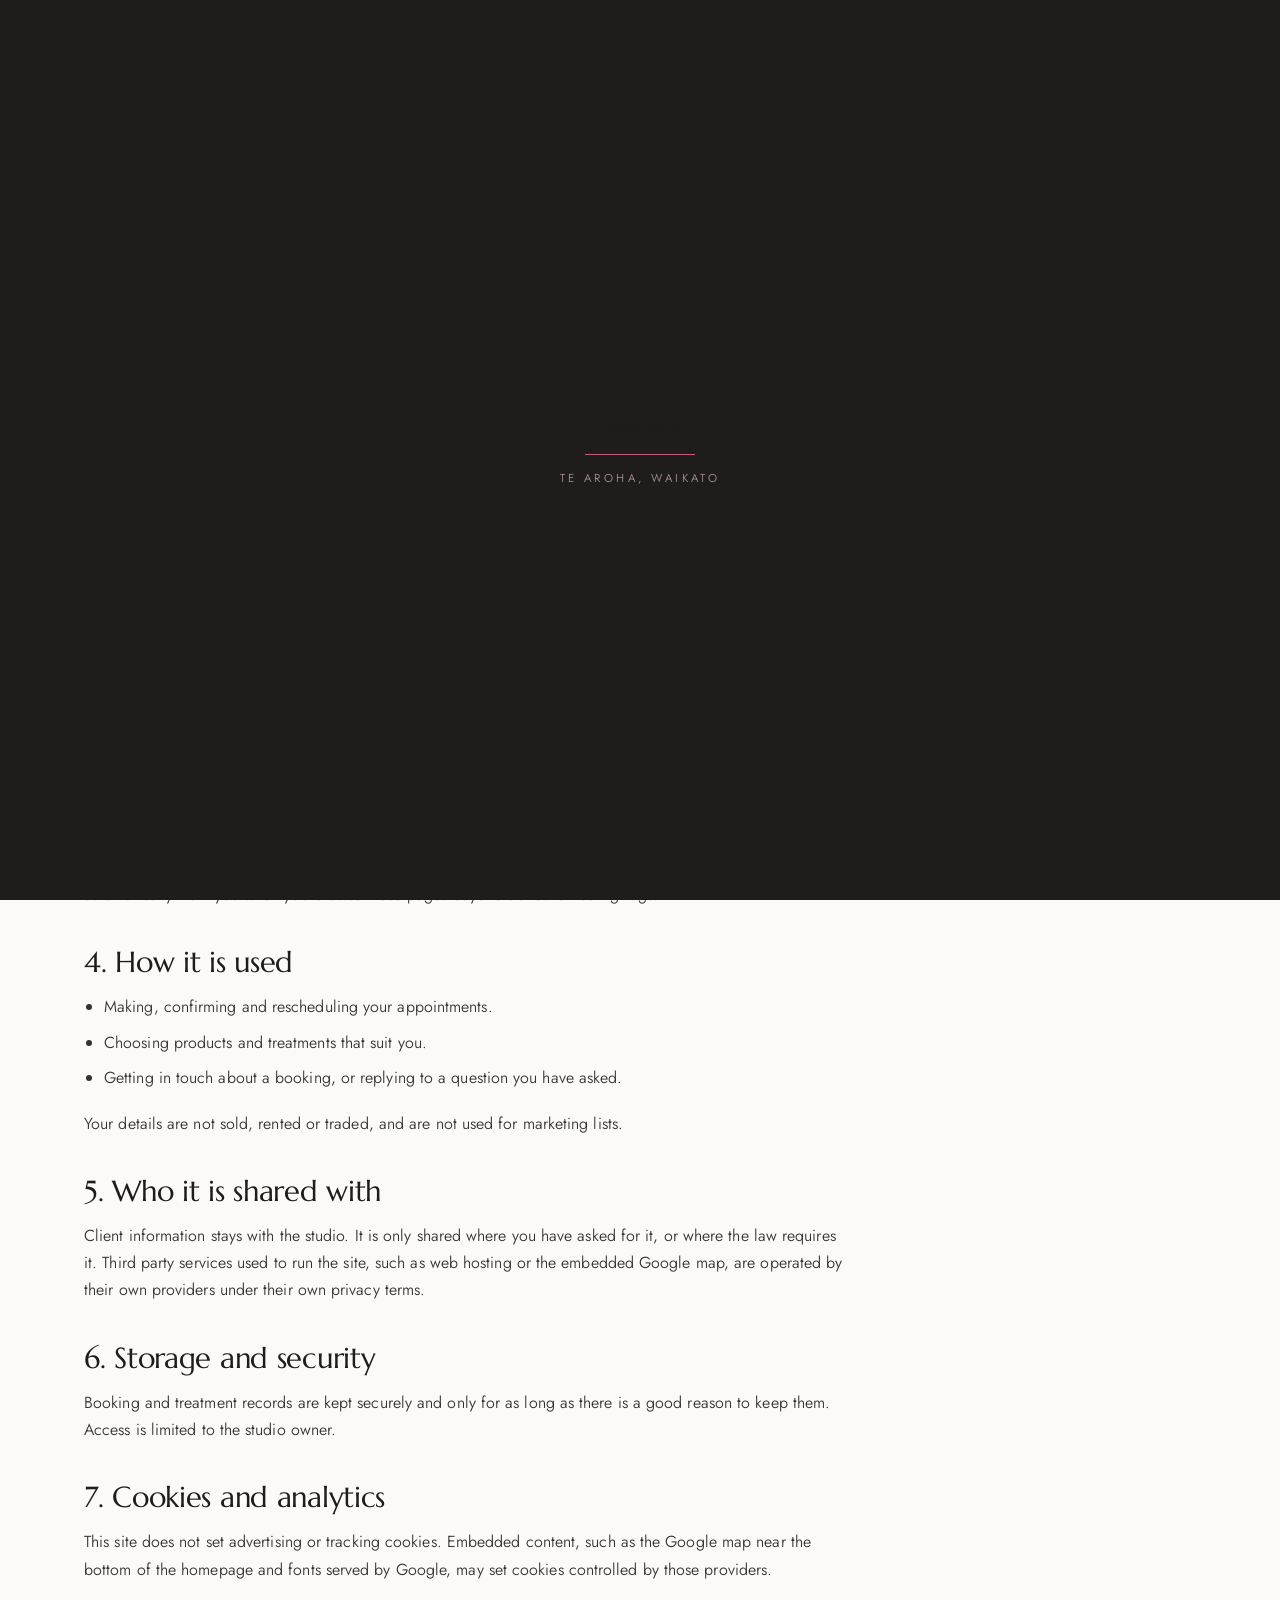
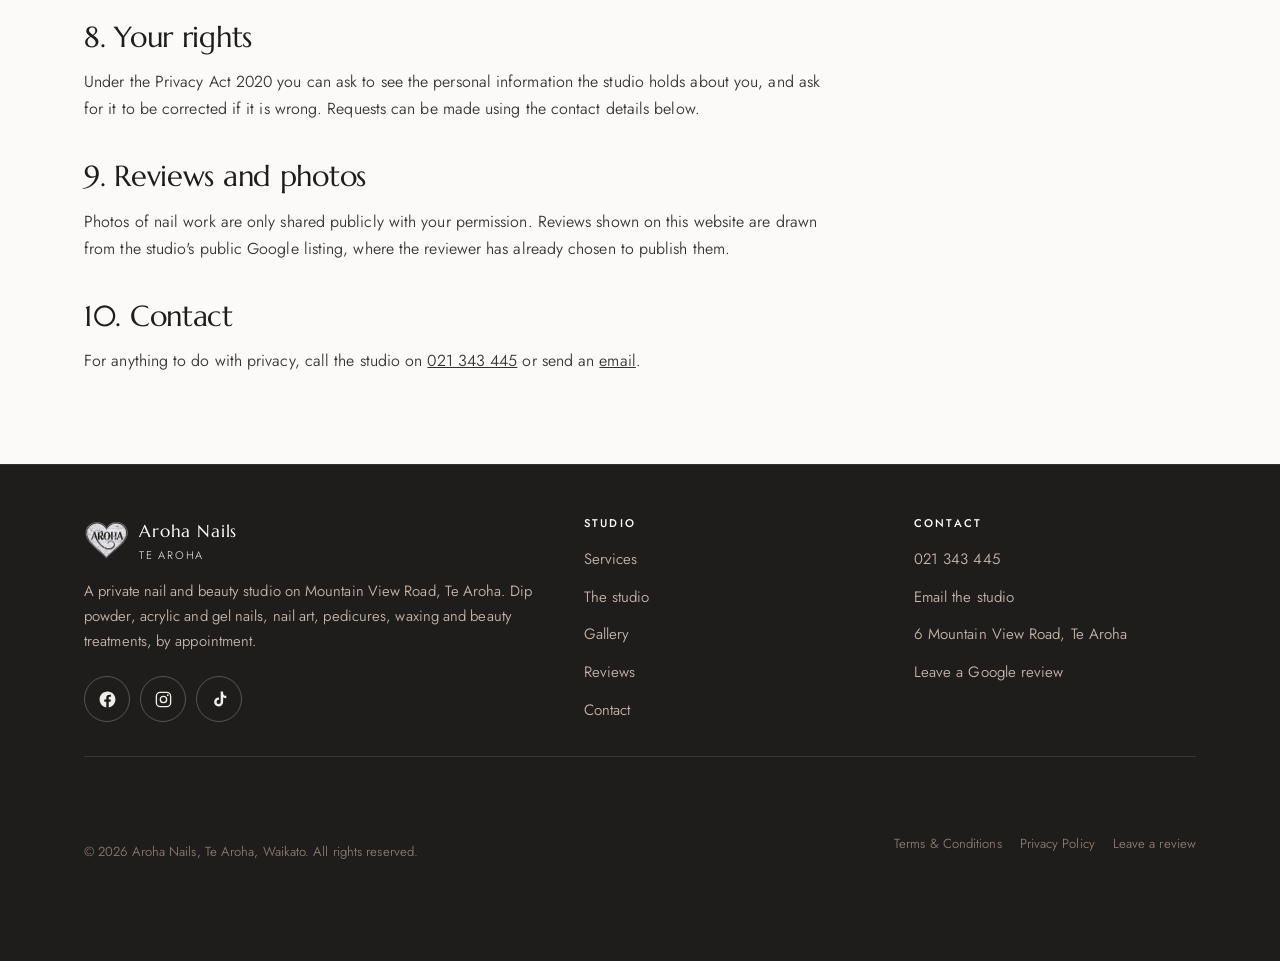
<file: privacy.html>
<!DOCTYPE html>
<html lang="en-NZ">
<head>
<meta charset="utf-8">
<meta name="viewport" content="width=device-width, initial-scale=1">
<title>Privacy Policy | Aroha Nails, Te Aroha</title>
<meta name="description" content="How Aroha Nails, a nail and beauty studio in Te Aroha, Waikato, collects and looks after client information.">
<meta name="theme-color" content="#1F1D1B">
<link rel="icon" href="images/favicon.png" type="image/png">
<link rel="preconnect" href="https://fonts.googleapis.com">
<link rel="preconnect" href="https://fonts.gstatic.com" crossorigin>
<link href="https://fonts.googleapis.com/css2?family=Marcellus&family=Jost:wght@300;400;500&display=swap" rel="stylesheet">
<link rel="stylesheet" href="styles.css">
</head>
<body>

<div id="intro">
  <div class="intro-mark">Aroha Nails</div>
  <div class="intro-rule"></div>
  <div class="intro-sub">Te Aroha, Waikato</div>
</div>

<header class="nav solid" id="nav">
  <div class="wrap nav-inner">
    <a class="brand" href="index.html">
      <img class="brand-mark" src="images/logo.png" alt="" width="44" height="37">
      <span>
        <span class="brand-name">Aroha Nails</span>
        <span class="brand-sub">Te Aroha</span>
      </span>
    </a>
    <nav class="nav-links">
      <a href="index.html#services">Services</a>
      <a href="index.html#studio">The studio</a>
      <a href="index.html#gallery">Gallery</a>
      <a href="index.html#reviews">Reviews</a>
      <a href="index.html#contact">Contact</a>
    </nav>
    <a class="btn btn-primary nav-cta" href="tel:+6421343445">
      <svg viewBox="0 0 24 24" fill="none" stroke="currentColor" stroke-width="1.7" stroke-linecap="round" stroke-linejoin="round" aria-hidden="true"><path d="M22 16.9v3a2 2 0 0 1-2.2 2 19.8 19.8 0 0 1-8.6-3.1 19.5 19.5 0 0 1-6-6A19.8 19.8 0 0 1 2.1 4.2 2 2 0 0 1 4.1 2h3a2 2 0 0 1 2 1.7c.1 1 .3 1.9.7 2.8a2 2 0 0 1-.5 2.1L8.1 9.9a16 16 0 0 0 6 6l1.3-1.2a2 2 0 0 1 2.1-.5c.9.4 1.8.6 2.8.7a2 2 0 0 1 1.7 2z"/></svg>
      021 343 445
    </a>
    <button class="burger" id="burger" aria-label="Open menu" aria-expanded="false" aria-controls="mobileMenu">
      <svg class="bars" viewBox="0 0 24 24" fill="none" stroke="currentColor" stroke-width="1.8" stroke-linecap="round" aria-hidden="true"><path d="M3 6h18M3 12h18M3 18h18"/></svg>
      <svg class="x" viewBox="0 0 24 24" fill="none" stroke="currentColor" stroke-width="1.8" stroke-linecap="round" aria-hidden="true"><path d="M6 6l12 12M18 6L6 18"/></svg>
    </button>
  </div>
</header>

<div class="mobile-menu" id="mobileMenu">
  <a class="m-link" href="index.html#services">Services</a>
  <a class="m-link" href="index.html#studio">The studio</a>
  <a class="m-link" href="index.html#gallery">Gallery</a>
  <a class="m-link" href="index.html#reviews">Reviews</a>
  <a class="m-link" href="index.html#contact">Contact</a>
  <div class="m-actions">
    <a class="btn btn-primary btn-block" href="tel:+6421343445">Call 021 343 445</a>
    <a class="btn btn-light btn-block" href="index.html">Back to the studio</a>
  </div>
</div>

<section class="page-head">
  <div class="wrap">
    <p class="eyebrow">Legal</p>
    <h1>Privacy Policy</h1>
    <p>What Aroha Nails collects, why it is collected, and how it is looked after.</p>
  </div>
</section>

<section class="legal">
  <div class="wrap">
    <div class="doc">
      <span class="updated">Placeholder content for this demo</span>

      <h2>1. Who this covers</h2>
      <p>This policy applies to Aroha Nails, a nail and beauty studio at 6 Mountain View Road, Te Aroha 3320. It explains how personal information is handled under the Privacy Act 2020. The wording here is placeholder content prepared for a website demonstration and should be reviewed before the site goes live.</p>

      <h2>2. What is collected</h2>
      <ul>
        <li>Your name, phone number and email address, so appointments can be booked and confirmed.</li>
        <li>Notes relevant to your treatments, such as allergies, skin sensitivities or the products used on your last visit.</li>
        <li>Appointment history, so the studio knows what was done and when.</li>
      </ul>

      <h2>3. How it is collected</h2>
      <p>Information is given directly by you, usually when you call, text or email to make a booking, or when you talk through a treatment in the studio. This website does not include any contact form, and nothing is collected automatically from you when you browse these pages beyond standard hosting logs.</p>

      <h2>4. How it is used</h2>
      <ul>
        <li>Making, confirming and rescheduling your appointments.</li>
        <li>Choosing products and treatments that suit you.</li>
        <li>Getting in touch about a booking, or replying to a question you have asked.</li>
      </ul>
      <p>Your details are not sold, rented or traded, and are not used for marketing lists.</p>

      <h2>5. Who it is shared with</h2>
      <p>Client information stays with the studio. It is only shared where you have asked for it, or where the law requires it. Third party services used to run the site, such as web hosting or the embedded Google map, are operated by their own providers under their own privacy terms.</p>

      <h2>6. Storage and security</h2>
      <p>Booking and treatment records are kept securely and only for as long as there is a good reason to keep them. Access is limited to the studio owner.</p>

      <h2>7. Cookies and analytics</h2>
      <p>This site does not set advertising or tracking cookies. Embedded content, such as the Google map near the bottom of the homepage and fonts served by Google, may set cookies controlled by those providers.</p>

      <h2>8. Your rights</h2>
      <p>Under the Privacy Act 2020 you can ask to see the personal information the studio holds about you, and ask for it to be corrected if it is wrong. Requests can be made using the contact details below.</p>

      <h2>9. Reviews and photos</h2>
      <p>Photos of nail work are only shared publicly with your permission. Reviews shown on this website are drawn from the studio's public Google listing, where the reviewer has already chosen to publish them.</p>

      <h2>10. Contact</h2>
      <p>For anything to do with privacy, call the studio on <a href="tel:+6421343445">021 343 445</a> or send an <a href="#" data-gmail data-user="te.arohanails" data-domain="gmail.com" data-su="Privacy%20question" data-body="Hi%20Tracey%2C%0A%0A">email</a>.</p>
    </div>
  </div>
</section>

<footer class="footer">
  <div class="wrap">
    <div class="footer-grid">
      <div>
        <a class="brand" href="index.html">
          <img class="brand-mark" src="images/logo.png" alt="" width="44" height="37">
          <span>
            <span class="brand-name">Aroha Nails</span>
            <span class="brand-sub">Te Aroha</span>
          </span>
        </a>
        <p>A private nail and beauty studio on Mountain View Road, Te Aroha. Dip powder, acrylic and gel nails, nail art, pedicures, waxing and beauty treatments, by appointment.</p>
        <div class="socials">
          <a class="soc" href="https://www.facebook.com/people/Aroha-Nails-and-Beauty-Te-Aroha/100057091104200/" target="_blank" rel="noopener" aria-label="Aroha Nails and Beauty on Facebook">
            <svg viewBox="0 0 24 24" fill="currentColor" aria-hidden="true"><path d="M22 12.06C22 6.5 17.52 2 12 2S2 6.5 2 12.06c0 5 3.66 9.15 8.44 9.94v-7.03H7.9v-2.91h2.54V9.85c0-2.52 1.5-3.91 3.77-3.91 1.09 0 2.24.2 2.24.2v2.46h-1.26c-1.24 0-1.63.78-1.63 1.57v1.89h2.78l-.45 2.91h-2.33V22c4.78-.79 8.44-4.93 8.44-9.94z"/></svg>
          </a>
          <a class="soc" href="https://www.instagram.com/explore/search/keyword/?q=Aroha%20Nails%20Te%20Aroha" target="_blank" rel="noopener" aria-label="Search for Aroha Nails on Instagram">
            <svg viewBox="0 0 24 24" fill="none" stroke="currentColor" stroke-width="1.7" aria-hidden="true"><rect x="3" y="3" width="18" height="18" rx="5"/><circle cx="12" cy="12" r="4"/><circle cx="17.4" cy="6.6" r="1.1" fill="currentColor" stroke="none"/></svg>
          </a>
          <a class="soc" href="https://www.tiktok.com/search?q=Aroha%20Nails%20Te%20Aroha" target="_blank" rel="noopener" aria-label="Search for Aroha Nails on TikTok">
            <svg viewBox="0 0 24 24" fill="currentColor" aria-hidden="true"><path d="M16.5 2h-3v13.1a2.6 2.6 0 1 1-2.1-2.55v-3.06a5.7 5.7 0 1 0 5.2 5.68V9.02a6.9 6.9 0 0 0 4 1.28V7.24a3.9 3.9 0 0 1-4.1-3.9V2z"/></svg>
          </a>
        </div>
      </div>
      <div>
        <h4>Studio</h4>
        <ul class="footer-links">
          <li><a href="index.html#services">Services</a></li>
          <li><a href="index.html#studio">The studio</a></li>
          <li><a href="index.html#gallery">Gallery</a></li>
          <li><a href="index.html#reviews">Reviews</a></li>
          <li><a href="index.html#contact">Contact</a></li>
        </ul>
      </div>
      <div>
        <h4>Contact</h4>
        <ul class="footer-links">
          <li><a href="tel:+6421343445">021 343 445</a></li>
          <li><a href="#" data-gmail data-user="te.arohanails" data-domain="gmail.com" data-su="Appointment%20enquiry" data-body="Hi%20Tracey%2C%0A%0A">Email the studio</a></li>
          <li><a href="https://maps.google.com/?q=6+Mountain+View+Road,+Te+Aroha+3320,+New+Zealand" target="_blank" rel="noopener">6 Mountain View Road, Te Aroha</a></li>
          <li><a href="https://www.google.com/maps/place/data=!4m3!3m2!1s0x6d6d999bdfef1d2b:0xa8ed94655ee93145!12e1" target="_blank" rel="noopener">Leave a Google review</a></li>
        </ul>
      </div>
    </div>
    <div class="footer-bottom">
      <span>&copy; <span id="year">2026</span> Aroha Nails, Te Aroha, Waikato. All rights reserved.</span>
      <span class="legal">
        <a href="terms.html">Terms &amp; Conditions</a>
        <a href="privacy.html">Privacy Policy</a>
        <a href="https://www.google.com/maps/place/data=!4m3!3m2!1s0x6d6d999bdfef1d2b:0xa8ed94655ee93145!12e1" target="_blank" rel="noopener">Leave a review</a>
      </span>
    </div>
  </div>
</footer>

<script src="site.js"></script>
</body>
</html>
</file>
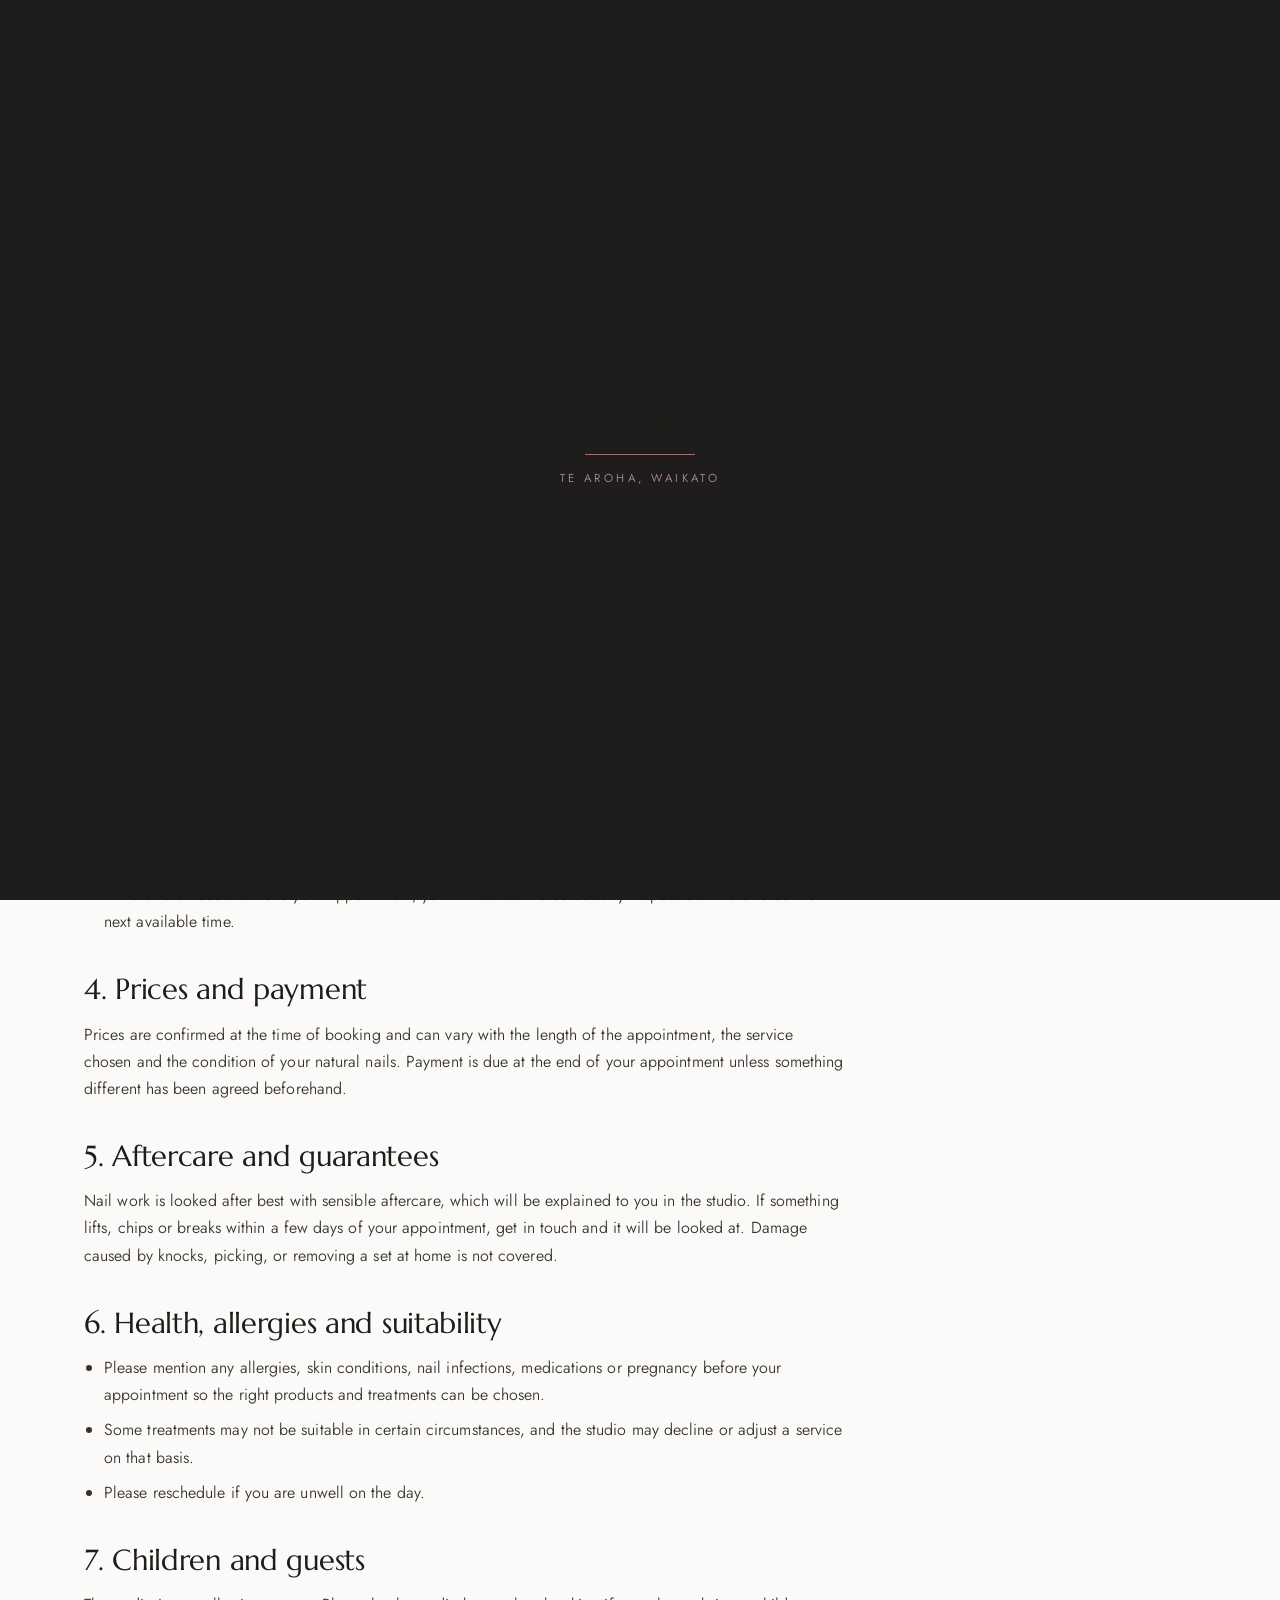
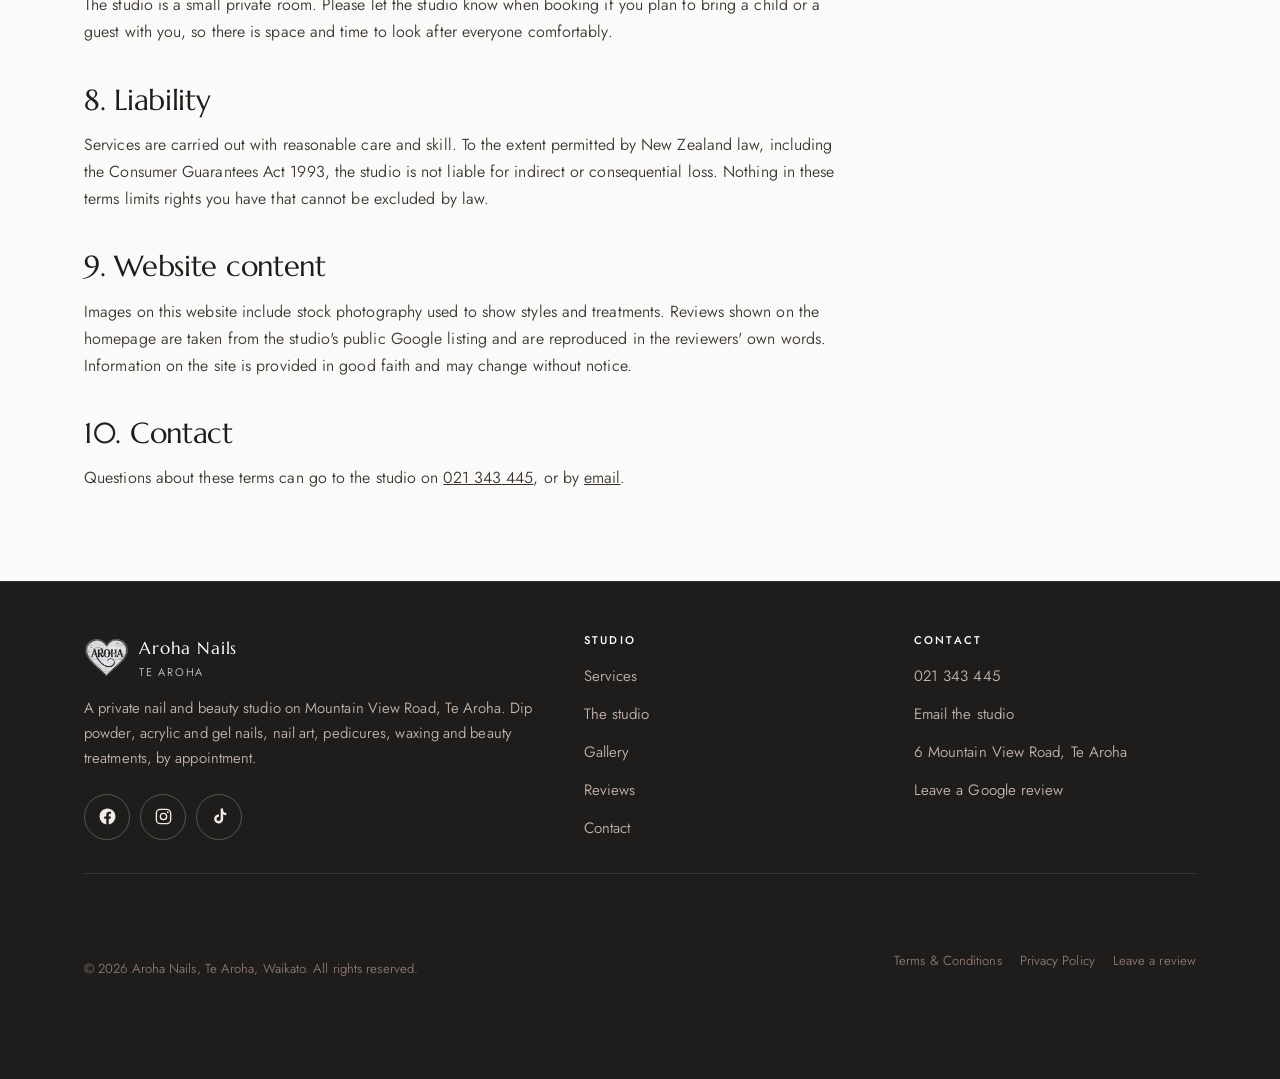
<file: terms.html>
<!DOCTYPE html>
<html lang="en-NZ">
<head>
<meta charset="utf-8">
<meta name="viewport" content="width=device-width, initial-scale=1">
<title>Terms &amp; Conditions | Aroha Nails, Te Aroha</title>
<meta name="description" content="Terms and conditions for appointments and services at Aroha Nails, a nail and beauty studio in Te Aroha, Waikato.">
<meta name="theme-color" content="#1F1D1B">
<link rel="icon" href="images/favicon.png" type="image/png">
<link rel="preconnect" href="https://fonts.googleapis.com">
<link rel="preconnect" href="https://fonts.gstatic.com" crossorigin>
<link href="https://fonts.googleapis.com/css2?family=Marcellus&family=Jost:wght@300;400;500&display=swap" rel="stylesheet">
<link rel="stylesheet" href="styles.css">
</head>
<body>

<div id="intro">
  <div class="intro-mark">Aroha Nails</div>
  <div class="intro-rule"></div>
  <div class="intro-sub">Te Aroha, Waikato</div>
</div>

<header class="nav solid" id="nav">
  <div class="wrap nav-inner">
    <a class="brand" href="index.html">
      <img class="brand-mark" src="images/logo.png" alt="" width="44" height="37">
      <span>
        <span class="brand-name">Aroha Nails</span>
        <span class="brand-sub">Te Aroha</span>
      </span>
    </a>
    <nav class="nav-links">
      <a href="index.html#services">Services</a>
      <a href="index.html#studio">The studio</a>
      <a href="index.html#gallery">Gallery</a>
      <a href="index.html#reviews">Reviews</a>
      <a href="index.html#contact">Contact</a>
    </nav>
    <a class="btn btn-primary nav-cta" href="tel:+6421343445">
      <svg viewBox="0 0 24 24" fill="none" stroke="currentColor" stroke-width="1.7" stroke-linecap="round" stroke-linejoin="round" aria-hidden="true"><path d="M22 16.9v3a2 2 0 0 1-2.2 2 19.8 19.8 0 0 1-8.6-3.1 19.5 19.5 0 0 1-6-6A19.8 19.8 0 0 1 2.1 4.2 2 2 0 0 1 4.1 2h3a2 2 0 0 1 2 1.7c.1 1 .3 1.9.7 2.8a2 2 0 0 1-.5 2.1L8.1 9.9a16 16 0 0 0 6 6l1.3-1.2a2 2 0 0 1 2.1-.5c.9.4 1.8.6 2.8.7a2 2 0 0 1 1.7 2z"/></svg>
      021 343 445
    </a>
    <button class="burger" id="burger" aria-label="Open menu" aria-expanded="false" aria-controls="mobileMenu">
      <svg class="bars" viewBox="0 0 24 24" fill="none" stroke="currentColor" stroke-width="1.8" stroke-linecap="round" aria-hidden="true"><path d="M3 6h18M3 12h18M3 18h18"/></svg>
      <svg class="x" viewBox="0 0 24 24" fill="none" stroke="currentColor" stroke-width="1.8" stroke-linecap="round" aria-hidden="true"><path d="M6 6l12 12M18 6L6 18"/></svg>
    </button>
  </div>
</header>

<div class="mobile-menu" id="mobileMenu">
  <a class="m-link" href="index.html#services">Services</a>
  <a class="m-link" href="index.html#studio">The studio</a>
  <a class="m-link" href="index.html#gallery">Gallery</a>
  <a class="m-link" href="index.html#reviews">Reviews</a>
  <a class="m-link" href="index.html#contact">Contact</a>
  <div class="m-actions">
    <a class="btn btn-primary btn-block" href="tel:+6421343445">Call 021 343 445</a>
    <a class="btn btn-light btn-block" href="index.html">Back to the studio</a>
  </div>
</div>

<section class="page-head">
  <div class="wrap">
    <p class="eyebrow">Legal</p>
    <h1>Terms &amp; Conditions</h1>
    <p>How appointments, payments and services work at Aroha Nails, Te Aroha.</p>
  </div>
</section>

<section class="legal">
  <div class="wrap">
    <div class="doc">
      <span class="updated">Placeholder content for this demo</span>

      <h2>1. About these terms</h2>
      <p>These terms cover appointments and services provided by Aroha Nails at 6 Mountain View Road, Te Aroha 3320. By booking an appointment you agree to the terms set out on this page. The wording here is placeholder content prepared for a website demonstration and should be reviewed before the site goes live.</p>

      <h2>2. Bookings</h2>
      <p>Appointments are made by phone, text or email. A booking is confirmed once the studio has replied with a day and time. Please arrive at the time booked. Arriving late may mean the treatment is shortened so the following client is not held up.</p>

      <h2>3. Cancellations and no shows</h2>
      <ul>
        <li>Please give as much notice as you can if you need to change or cancel an appointment.</li>
        <li>Repeated late cancellations or missed appointments may mean a deposit is asked for on future bookings.</li>
        <li>If the studio needs to move your appointment, you will be contacted as early as possible and offered the next available time.</li>
      </ul>

      <h2>4. Prices and payment</h2>
      <p>Prices are confirmed at the time of booking and can vary with the length of the appointment, the service chosen and the condition of your natural nails. Payment is due at the end of your appointment unless something different has been agreed beforehand.</p>

      <h2>5. Aftercare and guarantees</h2>
      <p>Nail work is looked after best with sensible aftercare, which will be explained to you in the studio. If something lifts, chips or breaks within a few days of your appointment, get in touch and it will be looked at. Damage caused by knocks, picking, or removing a set at home is not covered.</p>

      <h2>6. Health, allergies and suitability</h2>
      <ul>
        <li>Please mention any allergies, skin conditions, nail infections, medications or pregnancy before your appointment so the right products and treatments can be chosen.</li>
        <li>Some treatments may not be suitable in certain circumstances, and the studio may decline or adjust a service on that basis.</li>
        <li>Please reschedule if you are unwell on the day.</li>
      </ul>

      <h2>7. Children and guests</h2>
      <p>The studio is a small private room. Please let the studio know when booking if you plan to bring a child or a guest with you, so there is space and time to look after everyone comfortably.</p>

      <h2>8. Liability</h2>
      <p>Services are carried out with reasonable care and skill. To the extent permitted by New Zealand law, including the Consumer Guarantees Act 1993, the studio is not liable for indirect or consequential loss. Nothing in these terms limits rights you have that cannot be excluded by law.</p>

      <h2>9. Website content</h2>
      <p>Images on this website include stock photography used to show styles and treatments. Reviews shown on the homepage are taken from the studio's public Google listing and are reproduced in the reviewers' own words. Information on the site is provided in good faith and may change without notice.</p>

      <h2>10. Contact</h2>
      <p>Questions about these terms can go to the studio on <a href="tel:+6421343445">021 343 445</a>, or by <a href="#" data-gmail data-user="te.arohanails" data-domain="gmail.com" data-su="Question%20about%20your%20terms" data-body="Hi%20Tracey%2C%0A%0A">email</a>.</p>
    </div>
  </div>
</section>

<footer class="footer">
  <div class="wrap">
    <div class="footer-grid">
      <div>
        <a class="brand" href="index.html">
          <img class="brand-mark" src="images/logo.png" alt="" width="44" height="37">
          <span>
            <span class="brand-name">Aroha Nails</span>
            <span class="brand-sub">Te Aroha</span>
          </span>
        </a>
        <p>A private nail and beauty studio on Mountain View Road, Te Aroha. Dip powder, acrylic and gel nails, nail art, pedicures, waxing and beauty treatments, by appointment.</p>
        <div class="socials">
          <a class="soc" href="https://www.facebook.com/people/Aroha-Nails-and-Beauty-Te-Aroha/100057091104200/" target="_blank" rel="noopener" aria-label="Aroha Nails and Beauty on Facebook">
            <svg viewBox="0 0 24 24" fill="currentColor" aria-hidden="true"><path d="M22 12.06C22 6.5 17.52 2 12 2S2 6.5 2 12.06c0 5 3.66 9.15 8.44 9.94v-7.03H7.9v-2.91h2.54V9.85c0-2.52 1.5-3.91 3.77-3.91 1.09 0 2.24.2 2.24.2v2.46h-1.26c-1.24 0-1.63.78-1.63 1.57v1.89h2.78l-.45 2.91h-2.33V22c4.78-.79 8.44-4.93 8.44-9.94z"/></svg>
          </a>
          <a class="soc" href="https://www.instagram.com/explore/search/keyword/?q=Aroha%20Nails%20Te%20Aroha" target="_blank" rel="noopener" aria-label="Search for Aroha Nails on Instagram">
            <svg viewBox="0 0 24 24" fill="none" stroke="currentColor" stroke-width="1.7" aria-hidden="true"><rect x="3" y="3" width="18" height="18" rx="5"/><circle cx="12" cy="12" r="4"/><circle cx="17.4" cy="6.6" r="1.1" fill="currentColor" stroke="none"/></svg>
          </a>
          <a class="soc" href="https://www.tiktok.com/search?q=Aroha%20Nails%20Te%20Aroha" target="_blank" rel="noopener" aria-label="Search for Aroha Nails on TikTok">
            <svg viewBox="0 0 24 24" fill="currentColor" aria-hidden="true"><path d="M16.5 2h-3v13.1a2.6 2.6 0 1 1-2.1-2.55v-3.06a5.7 5.7 0 1 0 5.2 5.68V9.02a6.9 6.9 0 0 0 4 1.28V7.24a3.9 3.9 0 0 1-4.1-3.9V2z"/></svg>
          </a>
        </div>
      </div>
      <div>
        <h4>Studio</h4>
        <ul class="footer-links">
          <li><a href="index.html#services">Services</a></li>
          <li><a href="index.html#studio">The studio</a></li>
          <li><a href="index.html#gallery">Gallery</a></li>
          <li><a href="index.html#reviews">Reviews</a></li>
          <li><a href="index.html#contact">Contact</a></li>
        </ul>
      </div>
      <div>
        <h4>Contact</h4>
        <ul class="footer-links">
          <li><a href="tel:+6421343445">021 343 445</a></li>
          <li><a href="#" data-gmail data-user="te.arohanails" data-domain="gmail.com" data-su="Appointment%20enquiry" data-body="Hi%20Tracey%2C%0A%0A">Email the studio</a></li>
          <li><a href="https://maps.google.com/?q=6+Mountain+View+Road,+Te+Aroha+3320,+New+Zealand" target="_blank" rel="noopener">6 Mountain View Road, Te Aroha</a></li>
          <li><a href="https://www.google.com/maps/place/data=!4m3!3m2!1s0x6d6d999bdfef1d2b:0xa8ed94655ee93145!12e1" target="_blank" rel="noopener">Leave a Google review</a></li>
        </ul>
      </div>
    </div>
    <div class="footer-bottom">
      <span>&copy; <span id="year">2026</span> Aroha Nails, Te Aroha, Waikato. All rights reserved.</span>
      <span class="legal">
        <a href="terms.html">Terms &amp; Conditions</a>
        <a href="privacy.html">Privacy Policy</a>
        <a href="https://www.google.com/maps/place/data=!4m3!3m2!1s0x6d6d999bdfef1d2b:0xa8ed94655ee93145!12e1" target="_blank" rel="noopener">Leave a review</a>
      </span>
    </div>
  </div>
</footer>

<script src="site.js"></script>
</body>
</html>
</file>
<file: styles.css>
/* Aroha Nails, Te Aroha - Crafted archetype
   Display: Marcellus / Body: Jost
   ------------------------------------------------------------------ */

:root{
  --ink:#1F1D1B;
  --ink-soft:#35322F;
  --bone:#F1EDE9;
  --paper:#FBFAF8;
  --line:#E0DBD5;
  --muted:#78716C;
  --accent:#C05C77;
  --accent-deep:#9A4360;
  --accent-tint:#F9E9EF;
  --radius:14px;
  --radius-lg:22px;
  --wrap:1180px;
  --ease:cubic-bezier(.22,.61,.36,1);
}

*,*::before,*::after{box-sizing:border-box;}

html{-webkit-text-size-adjust:100%;scroll-behavior:smooth;}

body{
  margin:0;
  background:var(--paper);
  color:var(--ink);
  font-family:"Jost",-apple-system,BlinkMacSystemFont,"Segoe UI",sans-serif;
  font-size:17px;
  line-height:1.7;
  font-weight:350;
  letter-spacing:.005em;
  overflow-x:hidden;
}

img{image-orientation:from-image;max-width:100%;display:block;}

h1,h2,h3,h4{
  font-family:"Marcellus",Georgia,"Times New Roman",serif;
  font-weight:400;
  line-height:1.14;
  letter-spacing:-.01em;
  margin:0 0 .5em;
}

h1{font-size:clamp(1.95rem,8vw,4.3rem);overflow-wrap:break-word;}
h2{font-size:clamp(1.85rem,6vw,2.9rem);}
h3{font-size:clamp(1.2rem,4vw,1.4rem);}

p{margin:0 0 1.1em;}
a{color:inherit;}

.wrap{width:100%;max-width:var(--wrap);margin:0 auto;padding:0 20px;}

.eyebrow{
  font-family:"Jost",sans-serif;
  font-size:.74rem;
  font-weight:500;
  letter-spacing:.24em;
  text-transform:uppercase;
  color:var(--accent);
  margin:0 0 14px;
  display:flex;
  align-items:center;
  gap:10px;
}
.eyebrow::before{
  content:"";
  width:26px;height:1px;background:var(--accent);flex:none;
}
.eyebrow.center{justify-content:center;}

.section{padding:72px 0;}
.section.bone{background:var(--bone);}
.section.ink{background:var(--ink);color:var(--bone);}
.section.ink .eyebrow{color:#E8A6BC;}
.section.ink .eyebrow::before{background:#E8A6BC;}

.lede{
  font-size:1.06rem;
  color:var(--muted);
  max-width:56ch;
}
.section.ink .lede{color:#C9B8AF;}

/* ---------- buttons ---------- */
.btn{
  display:inline-flex;
  align-items:center;
  justify-content:center;
  gap:10px;
  min-height:52px;
  padding:14px 26px;
  border-radius:999px;
  font-family:"Jost",sans-serif;
  font-size:.95rem;
  font-weight:500;
  letter-spacing:.04em;
  text-decoration:none;
  border:1px solid transparent;
  cursor:pointer;
  transition:transform .3s var(--ease),background .3s var(--ease),color .3s var(--ease),border-color .3s var(--ease),box-shadow .3s var(--ease);
}
.btn svg{width:18px;height:18px;flex:none;}
.btn-primary{background:var(--accent);color:#fff;box-shadow:0 10px 26px -14px rgba(142,74,64,.85);}
.btn-primary:hover{background:var(--accent-deep);transform:translateY(-2px);}
.btn-ghost{background:transparent;color:var(--ink);border-color:var(--line);}
.btn-ghost:hover{border-color:var(--accent);color:var(--accent);transform:translateY(-2px);}
.btn-light{background:rgba(251,250,248,.10);color:#fff;border-color:rgba(251,250,248,.4);backdrop-filter:blur(6px);}
.btn-light:hover{background:rgba(251,250,248,.2);transform:translateY(-2px);}
.btn-solid-light{background:var(--bone);color:var(--ink);}
.btn-solid-light:hover{background:#fff;transform:translateY(-2px);}
.btn-block{width:100%;}

/* ---------- intro overlay ---------- */
#intro{
  position:fixed;
  inset:0;
  z-index:9999;
  background:var(--ink);
  display:flex;
  align-items:center;
  justify-content:center;
  flex-direction:column;
  gap:14px;
  transition:opacity .7s var(--ease),visibility .7s var(--ease);
}
#intro .intro-logo{
  width:min(52vw,240px);
  height:auto;
  opacity:0;
  transform:translateY(14px) scale(.96);
  animation:introUp .9s var(--ease) .15s forwards;
  filter:drop-shadow(0 10px 30px rgba(0,0,0,.35));
}
#intro .intro-sub{
  font-size:.72rem;
  letter-spacing:.3em;
  text-transform:uppercase;
  color:#AD939E;
  opacity:0;
  transform:translateY(10px);
  animation:introUp .9s var(--ease) .38s forwards;
}
#intro .intro-rule{
  width:0;height:1px;background:var(--accent);
  animation:introRule 1s var(--ease) .5s forwards;
}
@keyframes introUp{to{opacity:1;transform:none;}}
@keyframes introRule{to{width:110px;}}
body.intro-done #intro{opacity:0;visibility:hidden;}

/* ---------- nav ---------- */
.nav{
  position:fixed;
  top:0;left:0;right:0;
  z-index:900;
  padding:14px 0;
  transition:background .4s var(--ease),box-shadow .4s var(--ease);
}
.nav-inner{display:flex;align-items:center;justify-content:space-between;gap:14px;}
.brand{display:flex;align-items:center;gap:11px;text-decoration:none;color:#fff;}
.brand-mark{
  width:44px;height:auto;flex:none;
}
.brand-name{font-family:"Marcellus",serif;font-size:1.06rem;letter-spacing:.05em;line-height:1.1;}
.brand-sub{display:block;font-size:.69rem;letter-spacing:.16em;text-transform:uppercase;opacity:.78;font-family:"Jost",sans-serif;}
.nav-links{display:none;}
.nav-cta{display:none;}
.nav.scrolled{background:rgba(31,29,27,.94);backdrop-filter:blur(12px);box-shadow:0 1px 0 rgba(241,237,233,.12);padding:9px 0;}
.nav.solid{background:var(--ink);}

.burger{
  width:46px;height:46px;
  display:flex;align-items:center;justify-content:center;
  border:1px solid rgba(255,255,255,.35);
  background:rgba(0,0,0,.18);
  border-radius:50%;
  cursor:pointer;
  color:#fff;
}
.burger svg{width:20px;height:20px;}
.burger .x{display:none;}
body.menu-open .burger .x{display:block;}
body.menu-open .burger .bars{display:none;}

.mobile-menu{
  position:fixed;
  inset:0;
  z-index:880;
  background:var(--ink);
  padding:96px 22px 34px;
  display:flex;
  flex-direction:column;
  gap:6px;
  opacity:0;visibility:hidden;
  transform:translateY(-10px);
  transition:opacity .35s var(--ease),transform .35s var(--ease),visibility .35s;
}
body.menu-open .mobile-menu{opacity:1;visibility:visible;transform:none;}
.mobile-menu a.m-link{
  color:var(--bone);
  text-decoration:none;
  font-family:"Marcellus",serif;
  font-size:1.5rem;
  padding:13px 0;
  border-bottom:1px solid rgba(241,237,233,.12);
}
.mobile-menu .m-actions{margin-top:22px;display:grid;gap:12px;}

/* ---------- hero ---------- */
.hero{
  position:relative;
  min-height:100svh;
  background:var(--ink);
  display:flex;
  align-items:flex-end;
  overflow:hidden;
  padding:118px 0 40px;
}
.hero-slides{position:absolute;inset:0;}
.hero-slide{
  position:absolute;inset:0;
  opacity:0;
  transition:opacity 1.6s var(--ease);
  transform:scale(1.04);
}
.hero-slide img{
  width:100%;height:100%;object-fit:cover;
  filter:saturate(.82) contrast(1.05) brightness(.92);
}
.hero-slide.active{opacity:1;}
.hero-scrim{
  position:absolute;inset:0;
  background:
    linear-gradient(180deg,rgba(31,29,27,.62) 0%,rgba(31,29,27,.40) 34%,rgba(31,29,27,.86) 100%),
    linear-gradient(90deg,rgba(31,29,27,.55) 0%,rgba(31,29,27,.08) 78%);
}
.hero-scrim::after{
  content:"";position:absolute;inset:0;
  background:var(--accent);
  opacity:.10;
  mix-blend-mode:multiply;
}
.hero-inner{position:relative;z-index:2;color:#fff;width:100%;}
.hero h1{color:#fff;margin-bottom:18px;max-width:15ch;text-shadow:0 2px 26px rgba(0,0,0,.35);}
.hero .hero-eyebrow{
  font-size:.7rem;letter-spacing:.26em;text-transform:uppercase;
  color:#EBC4BB;margin:0 0 16px;display:flex;align-items:center;gap:10px;
}
.hero .hero-eyebrow::before{content:"";width:28px;height:1px;background:#EBC4BB;}
.hero p.hero-sub{
  color:rgba(255,255,255,.9);
  font-size:1.04rem;
  max-width:44ch;
  margin-bottom:26px;
}
.hero-actions{display:flex;flex-wrap:wrap;gap:12px;}
.hero-actions .btn{flex:1 1 100%;min-width:0;}

.hero-quote{
  margin-top:26px;
  max-width:430px;
  border:1px solid rgba(255,255,255,.26);
  background:rgba(30,22,20,.34);
  backdrop-filter:blur(14px);
  -webkit-backdrop-filter:blur(14px);
  border-radius:var(--radius);
  padding:16px 18px;
  min-height:184px;
  position:relative;
}
@media (min-width:520px){ .hero-quote{min-height:150px;} }
.hero-quote .q{
  position:absolute;
  left:18px;right:18px;top:16px;
  opacity:0;
  transition:opacity .8s var(--ease);
  pointer-events:none;
}
.hero-quote .q.active{opacity:1;}
.stars{display:flex;gap:3px;color:#E8B4A6;margin-bottom:8px;}
.stars svg{width:14px;height:14px;}
.hero-quote p{
  font-size:.94rem;color:#fff;margin:0 0 8px;line-height:1.55;
}
.hero-quote .who{font-size:.75rem;letter-spacing:.14em;text-transform:uppercase;color:rgba(255,255,255,.68);}
.hero-quote .tag{
  position:absolute;bottom:-1px;right:-1px;
  font-size:.56rem;letter-spacing:.18em;text-transform:uppercase;
  background:rgba(255,255,255,.14);color:rgba(255,255,255,.8);
  padding:4px 9px;border-radius:var(--radius) 0 var(--radius) 0;
}

/* ---------- section head ---------- */
.sec-head{max-width:640px;margin-bottom:36px;}
.sec-head.center{margin-left:auto;margin-right:auto;text-align:center;}
.sec-head.center .eyebrow{justify-content:center;}

/* ---------- services ---------- */
.svc-grid{display:grid;gap:20px;}
.svc{
  background:var(--paper);
  border:1px solid var(--line);
  border-radius:var(--radius-lg);
  overflow:hidden;
  transition:transform .45s var(--ease),box-shadow .45s var(--ease),border-color .45s var(--ease);
}
.section.bone .svc{background:#fff;}
.svc:hover{transform:translateY(-5px);box-shadow:0 24px 44px -30px rgba(31,29,27,.55);border-color:var(--accent);}
.svc-img{position:relative;aspect-ratio:4/3;overflow:hidden;background:var(--ink);}
.svc-img img{
  width:100%;height:100%;object-fit:cover;
  filter:saturate(.82) contrast(1.05);
  transition:transform .8s var(--ease);
}
.svc:hover .svc-img img{transform:scale(1.05);}
.svc-img::after{
  content:"";position:absolute;inset:0;
  background:linear-gradient(180deg,rgba(31,29,27,0) 45%,rgba(31,29,27,.5) 100%);
}
.svc-body{padding:22px 22px 26px;}
.svc-body h3{margin-bottom:8px;}
.svc-body p{color:var(--muted);font-size:.96rem;margin:0;}
.svc-num{
  position:absolute;top:12px;left:12px;z-index:2;
  width:34px;height:34px;border-radius:50%;
  background:rgba(31,29,27,.55);
  backdrop-filter:blur(6px);
  border:1px solid rgba(255,255,255,.3);
  color:#fff;display:flex;align-items:center;justify-content:center;
  font-size:.74rem;letter-spacing:.06em;
}

/* ---------- about ---------- */
.about-grid{display:grid;gap:30px;align-items:center;}
.about-media{position:relative;}
.about-media img{
  width:100%;height:auto;aspect-ratio:4/5;object-fit:cover;
  border-radius:var(--radius-lg);
  filter:saturate(.82) contrast(1.05);
}
.corner-tag{
  position:absolute;left:0;bottom:0;
  background:var(--accent);color:#fff;
  padding:13px 18px;
  border-radius:0 var(--radius) 0 var(--radius-lg);
  font-size:.72rem;letter-spacing:.2em;text-transform:uppercase;
  max-width:78%;
}
.checks{list-style:none;padding:0;margin:22px 0 26px;display:grid;gap:13px;}
.checks li{display:flex;gap:12px;align-items:flex-start;font-size:.98rem;}
.checks svg{width:20px;height:20px;color:var(--accent);flex:none;margin-top:3px;}

/* ---------- gallery masonry ---------- */
.masonry{column-count:1;column-gap:16px;}
.masonry figure{
  break-inside:avoid;
  margin:0 0 16px;
  border-radius:var(--radius);
  overflow:hidden;
  background:var(--bone);
}
.masonry img{
  width:100%;height:auto;display:block;
  filter:saturate(.82) contrast(1.05);
  transition:transform .8s var(--ease);
}
.masonry figure:hover img{transform:scale(1.04);}

/* ---------- team ---------- */
.team-grid{display:grid;gap:18px;}
.person{
  background:var(--paper);
  border:1px solid var(--line);
  border-radius:var(--radius-lg);
  padding:28px 24px;
  text-align:center;
}
.section.bone .person{background:#fff;}
.avatar{
  width:76px;height:76px;border-radius:50%;
  margin:0 auto 16px;
  background:var(--ink);
  color:var(--bone);
  display:flex;align-items:center;justify-content:center;
  font-family:"Marcellus",serif;font-size:1.4rem;letter-spacing:.04em;
  border:2px solid var(--accent);
  box-shadow:0 0 0 6px var(--accent-tint);
}
.avatar.icon svg{width:30px;height:30px;color:var(--accent);}
.person .role{
  font-size:.68rem;letter-spacing:.2em;text-transform:uppercase;color:var(--accent);margin-bottom:8px;
}
.person h3{font-size:1.24rem;margin-bottom:8px;}
.person p{color:var(--muted);font-size:.94rem;margin:0;}

/* ---------- reviews ---------- */
.rev-grid{display:grid;gap:18px;}
.rev{
  background:#fff;
  border:1px solid var(--line);
  border-radius:var(--radius-lg);
  padding:24px 22px;
  display:flex;flex-direction:column;gap:10px;
}
.section.bone .rev{background:var(--paper);}
.rev .stars{color:var(--accent);}
.rev p{margin:0;font-size:.98rem;}
.rev .meta{margin-top:auto;padding-top:10px;border-top:1px solid var(--line);font-size:.82rem;color:var(--muted);}
.rev .meta strong{font-weight:500;color:var(--ink);display:block;font-size:.94rem;}
.badge{
  display:inline-flex;align-items:center;gap:8px;
  background:var(--accent-tint);
  color:var(--accent-deep);
  border-radius:999px;
  padding:6px 14px;
  font-size:.7rem;letter-spacing:.16em;text-transform:uppercase;
  margin-bottom:16px;
}
.rev-note{font-size:.88rem;color:var(--muted);margin-top:22px;}
.rev-actions{display:grid;gap:12px;margin-top:26px;}

/* ---------- review banner ---------- */
.banner{
  background:var(--ink);
  color:var(--bone);
  padding:56px 0;
  position:relative;
  overflow:hidden;
}
.banner::before{
  content:"";position:absolute;
  width:320px;height:320px;border-radius:50%;
  background:var(--accent);opacity:.16;filter:blur(70px);
  top:-120px;right:-90px;
}
.banner-inner{position:relative;z-index:2;display:grid;gap:22px;align-items:center;}
.banner h2{color:#fff;margin-bottom:10px;}
.banner p{color:#C9B8AF;margin:0;max-width:48ch;}

/* ---------- contact ---------- */
.contact-grid{display:grid;gap:34px;}
.info-list{list-style:none;padding:0;margin:24px 0 0;display:grid;gap:18px;}
.info-list li{display:flex;gap:14px;align-items:flex-start;}
.info-ico{
  width:42px;height:42px;flex:none;border-radius:50%;
  border:1px solid rgba(241,237,233,.24);
  display:flex;align-items:center;justify-content:center;
  color:#E8A6BC;
}
.info-ico svg{width:19px;height:19px;}
.info-list .k{font-size:.68rem;letter-spacing:.2em;text-transform:uppercase;color:#AD939E;display:block;}
.info-list .v{color:#fff;font-size:1.02rem;text-decoration:none;}
.info-list a.v:hover{color:#E8A6BC;}
.hours{margin:0;font-size:.95rem;color:#C9B8AF;}
.hours span{display:flex;justify-content:space-between;gap:16px;padding:5px 0;border-bottom:1px dashed rgba(241,237,233,.14);}
.hours span:last-child{border-bottom:0;}

.socials{display:flex;gap:10px;margin-top:22px;flex-wrap:wrap;}
.soc{
  width:46px;height:46px;border-radius:50%;
  border:1px solid rgba(241,237,233,.26);
  display:flex;align-items:center;justify-content:center;
  color:var(--bone);
  transition:background .3s var(--ease),color .3s var(--ease),transform .3s var(--ease),border-color .3s var(--ease);
}
.soc svg{width:19px;height:19px;}
.soc:hover{background:var(--accent);border-color:var(--accent);color:#fff;transform:translateY(-3px);}

.contact-card{
  background:rgba(241,237,233,.06);
  border:1px solid rgba(241,237,233,.18);
  border-radius:var(--radius-lg);
  padding:26px 22px;
}
.contact-card h3{color:#fff;font-size:1.35rem;}
.contact-card p{color:#C9B8AF;font-size:.96rem;}
.contact-card .btn{width:100%;margin-bottom:12px;}
.contact-card .fineprint{font-size:.8rem;color:#AD939E;margin:8px 0 0;}

/* ---------- map ---------- */
.map-wrap{
  width:100%;
  border-radius:var(--radius-lg);
  overflow:hidden;
  border:1px solid var(--line);
  background:var(--bone);
  line-height:0;
}
.map-wrap iframe{width:100%;height:340px;border:0;display:block;filter:saturate(.9) contrast(1.02);}

/* ---------- footer ---------- */
.footer{background:var(--ink);color:#C9B8AF;padding:52px 0 34px;border-top:1px solid rgba(241,237,233,.1);}
.footer-grid{display:grid;gap:28px;}
.footer .brand{color:#fff;margin-bottom:14px;}
.footer p{font-size:.93rem;margin:0 0 8px;}
.footer h4{color:#fff;font-family:"Jost",sans-serif;font-size:.7rem;letter-spacing:.2em;text-transform:uppercase;margin:0 0 14px;font-weight:500;}
.footer-links{list-style:none;padding:0;margin:0;display:grid;gap:9px;}
.footer-links a{color:#C9B8AF;text-decoration:none;font-size:.94rem;}
.footer-links a:hover{color:#E8A6BC;}
.footer-bottom{
  margin-top:32px;padding-top:20px;
  border-top:1px solid rgba(241,237,233,.12);
  display:flex;flex-direction:column;gap:12px;
  font-size:.82rem;color:#8E7A70;
}
.footer-bottom .legal{display:flex;gap:18px;flex-wrap:wrap;}
.footer-bottom a{color:#8E7A70;text-decoration:none;}
.footer-bottom a:hover{color:#E8A6BC;}

/* ---------- reveal ---------- */
.reveal{opacity:0;transform:translateY(22px);transition:opacity .8s var(--ease),transform .8s var(--ease);}
.reveal.in{opacity:1;transform:none;}

/* ---------- legal pages ---------- */
.page-head{
  background:var(--ink);color:var(--bone);
  padding:132px 0 62px;
}
.page-head h1{color:#fff;font-size:clamp(2rem,7vw,3.3rem);margin-bottom:12px;}
.page-head p{color:#C9B8AF;margin:0;}
.legal{padding:56px 0 72px;}
.legal .doc{max-width:760px;}
.legal h2{font-size:clamp(1.35rem,4.6vw,1.8rem);margin-top:38px;}
.legal h2:first-of-type{margin-top:0;}
.legal p,.legal li{color:var(--ink-soft);font-size:1rem;}
.legal ul{padding-left:20px;margin:0 0 1.1em;}
.legal li{margin-bottom:8px;}
.legal .updated{
  display:inline-block;background:var(--accent-tint);color:var(--accent-deep);
  border-radius:999px;padding:6px 14px;font-size:.72rem;letter-spacing:.16em;text-transform:uppercase;margin-bottom:26px;
}

/* ---------- breakpoints ---------- */
@media (min-width:600px){
  .svc-grid{grid-template-columns:repeat(2,1fr);}
  .rev-grid{grid-template-columns:repeat(2,1fr);}
  .team-grid{grid-template-columns:repeat(3,1fr);}
  .masonry{column-count:2;}
  .rev-actions{grid-auto-flow:column;justify-content:start;}
  .hero-actions .btn{flex:0 0 auto;}
  .footer-bottom{flex-direction:row;justify-content:space-between;align-items:center;}
}

@media (min-width:900px){
  body{font-size:17px;}
  .section{padding:104px 0;}
  .wrap{padding:0 34px;}
  .svc-grid{grid-template-columns:repeat(3,1fr);gap:24px;}
  .masonry{column-count:3;column-gap:20px;}
  .masonry figure{margin-bottom:20px;}
  .about-grid{grid-template-columns:1fr 1fr;gap:64px;}
  .about-grid.flip .about-media{order:2;}
  .contact-grid{grid-template-columns:1.05fr .95fr;gap:56px;}
  .banner-inner{grid-template-columns:1.4fr auto;}
  .footer-grid{grid-template-columns:1.6fr 1fr 1fr;gap:48px;}
  .map-wrap iframe{height:430px;}
  .hero{align-items:center;padding:140px 0 90px;}
  .hero-quote{margin-top:34px;}

  .nav-links{
    display:flex;align-items:center;gap:30px;
  }
  .nav-links a{
    color:rgba(255,255,255,.86);
    text-decoration:none;font-size:.86rem;letter-spacing:.1em;text-transform:uppercase;
    position:relative;padding:6px 0;
    transition:color .3s var(--ease);
  }
  .nav-links a::after{
    content:"";position:absolute;left:0;bottom:0;height:1px;width:100%;background:var(--accent);
    transform:scaleX(0);transform-origin:left;
    transition:transform .35s var(--ease);
  }
  .nav-links a:hover{color:#fff;}
  .nav-links a:hover::after{transform:scaleX(1);}
  .nav-cta{display:inline-flex;}
  .burger{display:none;}
  .contact-card{padding:34px 30px;}
}

@media (min-width:1100px){
  .rev-grid{grid-template-columns:repeat(3,1fr);}
}

@media (prefers-reduced-motion:reduce){
  html{scroll-behavior:auto;}
  *,*::before,*::after{animation-duration:.001ms !important;transition-duration:.001ms !important;}
  .reveal{opacity:1;transform:none;}
}

/* ---------- price list ---------- */
.price-grid{display:grid;gap:20px;}
.price-group{
  background:#fff;
  border:1px solid var(--line);
  border-radius:var(--radius-lg);
  padding:26px 26px 20px;
}
.price-group h3{
  margin-bottom:14px;padding-bottom:12px;
  border-bottom:1px solid var(--line);
}
.price-group ul{list-style:none;margin:0;padding:0;}
.price-group li{
  display:flex;justify-content:space-between;align-items:baseline;gap:16px;
  padding:9px 0;font-size:.96rem;
}
.price-group li + li{border-top:1px dashed var(--line);}
.p-name{color:var(--ink-soft);}
.p-name em{font-style:normal;color:var(--muted);font-size:.82rem;white-space:nowrap;margin-left:6px;}
.p-cost{font-family:"Marcellus",Georgia,serif;font-size:1.02rem;color:var(--accent-deep);white-space:nowrap;}
.price-note{color:var(--muted);font-size:.95rem;margin:22px 0 0;}
@media (min-width:820px){
  .price-grid{grid-template-columns:repeat(2,1fr);align-items:start;}
}

/* ---------- service card price tag ---------- */
.svc-price{
  display:inline-block;
  font-family:"Jost",sans-serif;
  font-size:.78rem;font-weight:500;letter-spacing:.08em;
  color:var(--accent-deep);background:var(--accent-tint);
  border-radius:999px;padding:3px 11px;
  margin-left:8px;vertical-align:middle;white-space:nowrap;
}

/* ---------- reflexology ---------- */
.reflex-grid{display:grid;gap:26px;}
.reflex-col{
  background:#fff;
  border:1px solid var(--line);
  border-radius:var(--radius-lg);
  padding:28px;
}
.reflex-col h3{margin-bottom:14px;}
.reflex-col .checks{margin:0;}
.reflex-col p{color:var(--ink-soft);font-size:.98rem;}
.reflex-note{
  color:var(--muted);font-size:.88rem;margin-bottom:0;
  border-top:1px solid var(--line);padding-top:14px;
}
@media (min-width:900px){
  .reflex-grid{grid-template-columns:1fr 1fr;align-items:start;}
}
</file>
